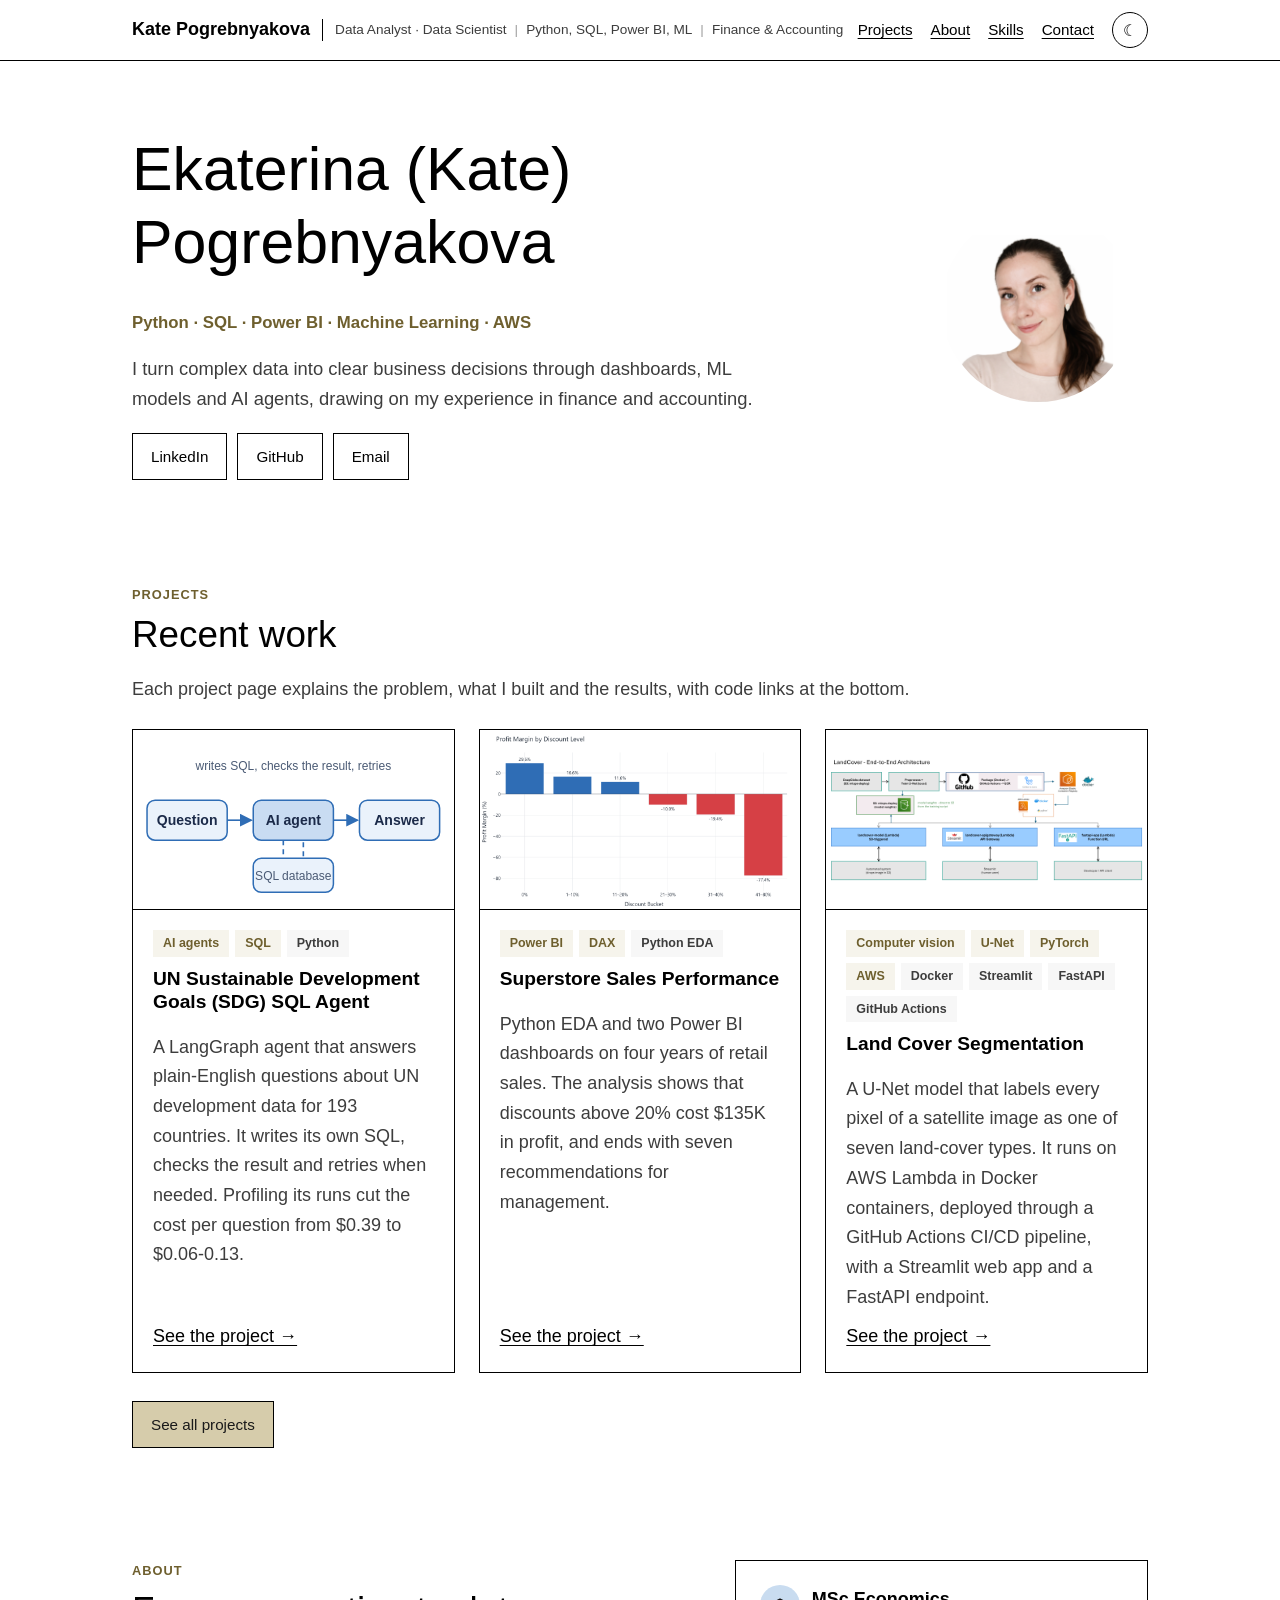
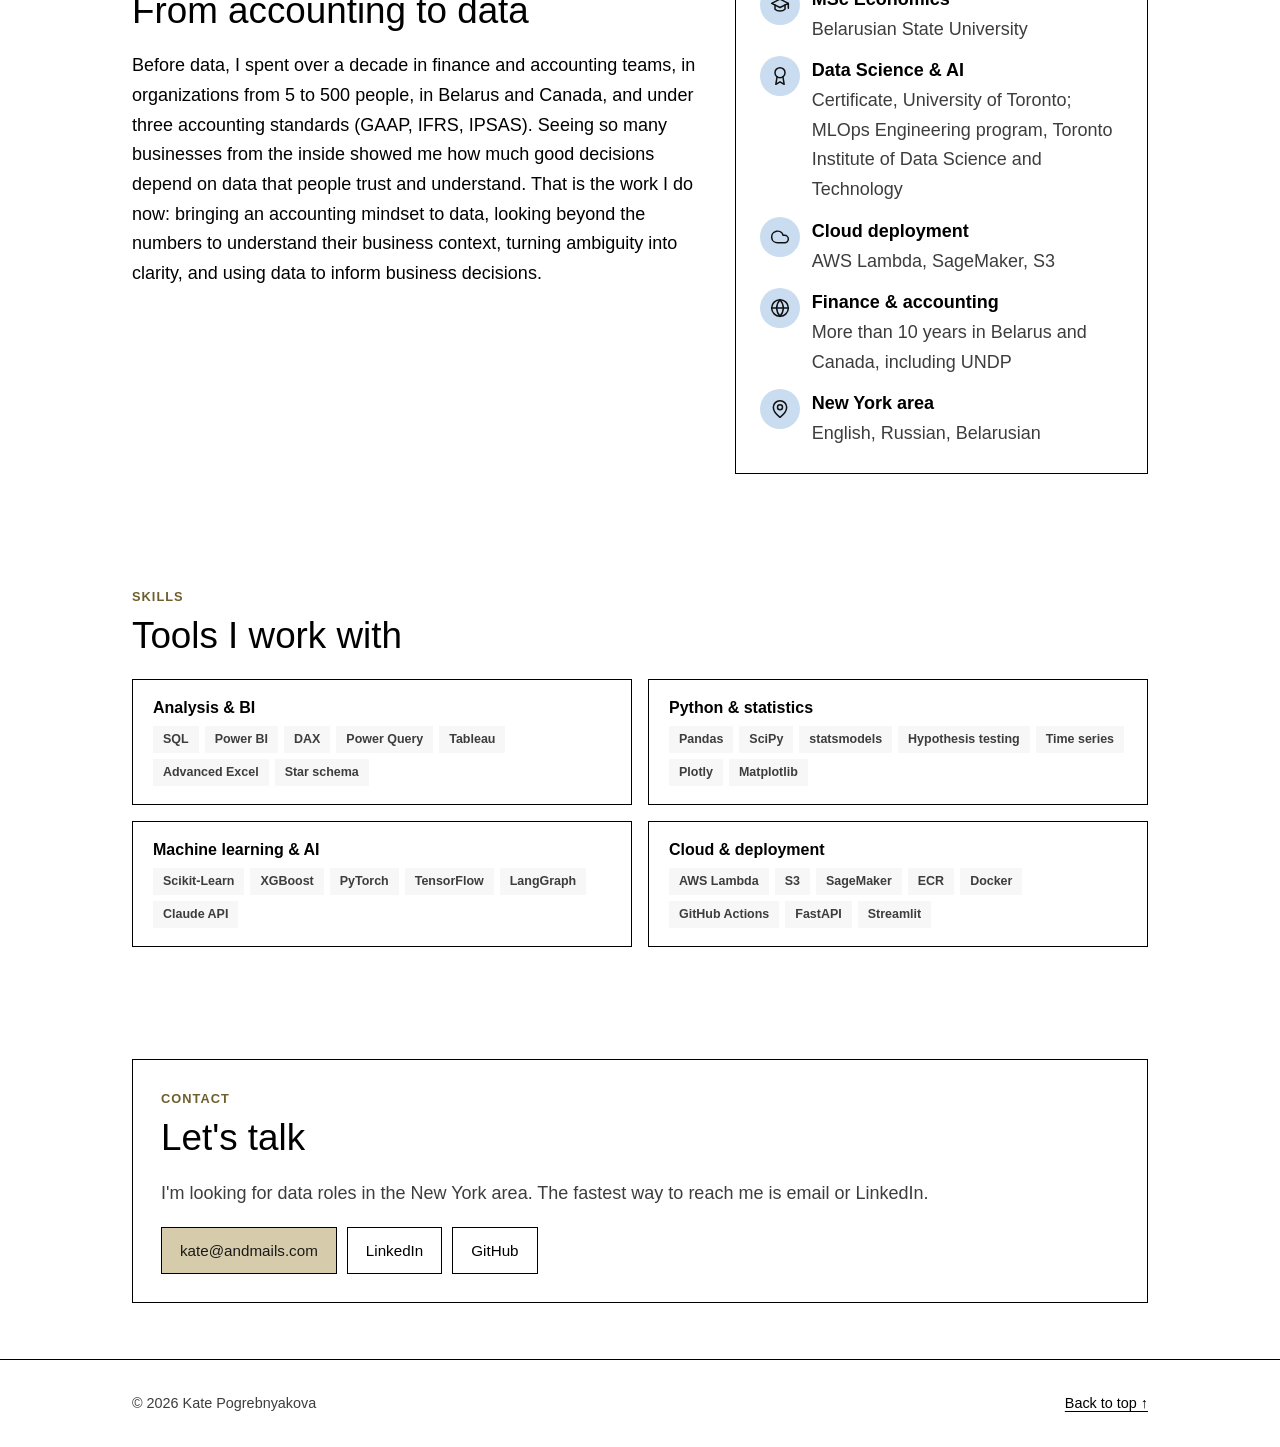
<file: index.html>
<!doctype html>
<html lang="en">
<head>
  <meta charset="utf-8">
  <meta name="viewport" content="width=device-width, initial-scale=1">
  <title>Kate Pogrebnyakova | Data Portfolio</title>
  <meta name="description" content="Data projects by Ekaterina (Kate) Pogrebnyakova: dashboards, machine learning models and AI agents, with a finance and accounting background.">
  <link rel="stylesheet" href="assets/css/style.css">
  <script src="assets/js/site.js"></script>
</head>
<body>
  <header class="site-header">
    <div class="container">
      <div class="brand-wrap">
        <a class="brand" href="#top">Kate Pogrebnyakova</a>
        <span class="tagline">Data Analyst · Data Scientist<span class="sep">|</span>Python, SQL, Power BI, ML<span class="sep">|</span>Finance &amp; Accounting</span>
      </div>
      <nav class="nav">
        <a href="#projects">Projects</a>
        <a href="#about" class="hide-sm">About</a>
        <a href="#skills" class="hide-sm">Skills</a>
        <a href="#contact">Contact</a>
        <button class="theme-toggle" aria-label="Switch dark or light mode">☾</button>
      </nav>
    </div>
  </header>

  <main id="top">
    <!-- Hero -->
    <section class="hero">
      <div class="container hero-grid">
        <div>
          <h1>Ekaterina (Kate) Pogrebnyakova</h1>
          <p class="skills-line">Python · SQL · Power BI · Machine Learning · AWS</p>
          <p class="lead">I turn complex data into clear business decisions through dashboards, ML models and AI agents, drawing on my experience in finance and accounting.</p>
          <div class="btn-row">
            <!-- CV button hidden until the CV PDF is added: <a class="btn primary" href="cv/Kate_Pogrebnyakova_CV.pdf" target="_blank" rel="noopener">Download CV</a> -->
            <a class="btn" href="https://www.linkedin.com/in/pogrebnyakova" target="_blank" rel="noopener">LinkedIn</a>
            <a class="btn" href="https://github.com/ekaterinaPo" target="_blank" rel="noopener">GitHub</a>
            <a class="btn" href="mailto:kate@andmails.com">Email</a>
          </div>
        </div>
        <img class="photo" src="assets/img/Kate.png" alt="Kate Pogrebnyakova" style="object-position: 50% 35%">
      </div>
    </section>

    <!-- Projects -->
    <section id="projects">
      <div class="container">
        <p class="eyebrow">Projects</p>
        <h2>Recent work</h2>
        <p class="muted">Each project page explains the problem, what I built and the results, with code links at the bottom.</p>

        <div class="projects" style="margin-top:24px">
          <a class="card project-card" href="projects/un-sdg-agent.html">
            <div class="thumb" style="background:#ffffff">
              <svg class="diagram blue" viewBox="0 0 320 180" role="img" aria-label="Question goes to an AI agent, which writes SQL and returns an answer">
                <defs><marker id="ah0" markerWidth="8" markerHeight="8" refX="7" refY="4" orient="auto"><path class="arrowhead" d="M0,0 L8,4 L0,8 z"/></marker></defs>
                <rect class="box" x="14" y="70" width="80" height="40" rx="8"/><text x="54" y="95" text-anchor="middle">Question</text>
                <rect class="box accent" x="120" y="70" width="80" height="40" rx="8"/><text x="160" y="95" text-anchor="middle">AI agent</text>
                <rect class="box" x="226" y="70" width="80" height="40" rx="8"/><text x="266" y="95" text-anchor="middle">Answer</text>
                <rect class="box" x="120" y="128" width="80" height="34" rx="8"/><text x="160" y="150" text-anchor="middle" class="small">SQL database</text>
                <path class="line" d="M94,90 H118" marker-end="url(#ah0)"/><path class="line" d="M200,90 H224" marker-end="url(#ah0)"/>
                <path class="loop" d="M150,110 V126 M170,126 V110"/>
                <text x="160" y="40" text-anchor="middle" class="small">writes SQL, checks the result, retries</text>
              </svg>
            </div>
            <div class="body">
              <div class="chips"><span class="chip">AI agents</span><span class="chip">SQL</span><span class="chip neutral">Python</span></div>
              <h3>UN Sustainable Development Goals (SDG) SQL Agent</h3>
              <p class="desc">A LangGraph agent that answers plain-English questions about UN development data for 193 countries. It writes its own SQL, checks the result and retries when needed. Profiling its runs cut the cost per question from $0.39 to $0.06-0.13.</p>
              <span class="more">See the project →</span>
            </div>
          </a>

          <a class="card project-card" href="projects/superstore-sales.html">
            <div class="thumb"><img src="assets/img/superstore/c2b_discount_margin.png" alt="Profit margin by discount level: positive up to 20% off, negative above"></div>
            <div class="body">
              <div class="chips"><span class="chip">Power BI</span><span class="chip">DAX</span><span class="chip neutral">Python EDA</span></div>
              <h3>Superstore Sales Performance</h3>
              <p class="desc">Python EDA and two Power BI dashboards on four years of retail sales. The analysis shows that discounts above 20% cost $135K in profit, and ends with seven recommendations for management.</p>
              <span class="more">See the project →</span>
            </div>
          </a>

          <a class="card project-card" href="projects/landcover.html">
            <div class="thumb" style="background:#ffffff"><img style="object-fit:contain;object-position:center" src="assets/img/landcover/architecture_overview.png" alt="Land cover project architecture on AWS"></div>
            <div class="body">
              <div class="chips"><span class="chip">Computer vision</span><span class="chip">U-Net</span><span class="chip">PyTorch</span><span class="chip">AWS</span><span class="chip neutral">Docker</span><span class="chip neutral">Streamlit</span><span class="chip neutral">FastAPI</span><span class="chip neutral">GitHub Actions</span></div>
              <h3>Land Cover Segmentation</h3>
              <p class="desc">A U-Net model that labels every pixel of a satellite image as one of seven land-cover types. It runs on AWS Lambda in Docker containers, deployed through a GitHub Actions CI/CD pipeline, with a Streamlit web app and a FastAPI endpoint.</p>
              <span class="more">See the project →</span>
            </div>
          </a>
        </div>
        <div class="btn-row" style="margin-top:28px">
          <a class="btn primary" href="projects.html">See all projects</a>
        </div>
      </div>
    </section>

    <!-- About -->
    <section id="about">
      <div class="container about">
        <div>
          <p class="eyebrow">About</p>
          <h2>From accounting to data</h2>
          <p>Before data, I spent over a decade in finance and accounting teams, in organizations from 5 to 500 people, in Belarus and Canada, and under three accounting standards (GAAP, IFRS, IPSAS). Seeing so many businesses from the inside showed me how much good decisions depend on data that people trust and understand. That is the work I do now: bringing an accounting mindset to data, looking beyond the numbers to understand their business context, turning ambiguity into clarity, and using data to inform business decisions.</p>
        </div>
        <div class="card">
          <ul class="facts">
            <li><span class="icon"><svg viewBox="0 0 24 24" aria-hidden="true"><path d="M22 10v6M2 10l10-5 10 5-10 5z"/><path d="M6 12v5c3 3 9 3 12 0v-5"/></svg></span><span><strong>MSc Economics</strong><span class="muted">Belarusian State University</span></span></li>
            <li><span class="icon"><svg viewBox="0 0 24 24" aria-hidden="true"><circle cx="12" cy="8" r="6"/><path d="M15.477 12.89 17 22l-5-3-5 3 1.523-9.11"/></svg></span><span><strong>Data Science &amp; AI</strong><span class="muted">Certificate, University of Toronto; MLOps Engineering program, Toronto Institute of Data Science and Technology</span></span></li>
            <li><span class="icon"><svg viewBox="0 0 24 24" aria-hidden="true"><path d="M17.5 19H9a7 7 0 1 1 6.71-9h1.79a4.5 4.5 0 1 1 0 9Z"/></svg></span><span><strong>Cloud deployment</strong><span class="muted">AWS Lambda, SageMaker, S3</span></span></li>
            <li><span class="icon"><svg viewBox="0 0 24 24" aria-hidden="true"><circle cx="12" cy="12" r="10"/><path d="M2 12h20"/><path d="M12 2a15.3 15.3 0 0 1 4 10 15.3 15.3 0 0 1-4 10 15.3 15.3 0 0 1-4-10 15.3 15.3 0 0 1 4-10z"/></svg></span><span><strong>Finance &amp; accounting</strong><span class="muted">More than 10 years in Belarus and Canada, including UNDP</span></span></li>
            <li><span class="icon"><svg viewBox="0 0 24 24" aria-hidden="true"><path d="M20 10c0 6-8 12-8 12s-8-6-8-12a8 8 0 0 1 16 0Z"/><circle cx="12" cy="10" r="3"/></svg></span><span><strong>New York area</strong><span class="muted">English, Russian, Belarusian</span></span></li>
          </ul>
        </div>
      </div>
    </section>

    <!-- Skills -->
    <section id="skills">
      <div class="container">
        <p class="eyebrow">Skills</p>
        <h2>Tools I work with</h2>
        <div class="skills" style="margin-top:20px">
          <div class="card"><h3>Analysis &amp; BI</h3><div class="chips"><span class="chip neutral">SQL</span><span class="chip neutral">Power BI</span><span class="chip neutral">DAX</span><span class="chip neutral">Power Query</span><span class="chip neutral">Tableau</span><span class="chip neutral">Advanced Excel</span><span class="chip neutral">Star schema</span></div></div>
          <div class="card"><h3>Python &amp; statistics</h3><div class="chips"><span class="chip neutral">Pandas</span><span class="chip neutral">SciPy</span><span class="chip neutral">statsmodels</span><span class="chip neutral">Hypothesis testing</span><span class="chip neutral">Time series</span><span class="chip neutral">Plotly</span><span class="chip neutral">Matplotlib</span></div></div>
          <div class="card"><h3>Machine learning &amp; AI</h3><div class="chips"><span class="chip neutral">Scikit-Learn</span><span class="chip neutral">XGBoost</span><span class="chip neutral">PyTorch</span><span class="chip neutral">TensorFlow</span><span class="chip neutral">LangGraph</span><span class="chip neutral">Claude API</span></div></div>
          <div class="card"><h3>Cloud &amp; deployment</h3><div class="chips"><span class="chip neutral">AWS Lambda</span><span class="chip neutral">S3</span><span class="chip neutral">SageMaker</span><span class="chip neutral">ECR</span><span class="chip neutral">Docker</span><span class="chip neutral">GitHub Actions</span><span class="chip neutral">FastAPI</span><span class="chip neutral">Streamlit</span></div></div>
        </div>
      </div>
    </section>

    <!-- Contact -->
    <section id="contact">
      <div class="container">
        <div class="card" style="padding:28px">
          <p class="eyebrow">Contact</p>
          <h2>Let's talk</h2>
          <p class="muted">I'm looking for data roles in the New York area. The fastest way to reach me is email or LinkedIn.</p>
          <div class="btn-row">
            <a class="btn primary" href="mailto:kate@andmails.com">kate@andmails.com</a>
            <a class="btn" href="https://www.linkedin.com/in/pogrebnyakova" target="_blank" rel="noopener">LinkedIn</a>
            <a class="btn" href="https://github.com/ekaterinaPo" target="_blank" rel="noopener">GitHub</a>
          </div>
        </div>
      </div>
    </section>
  </main>

  <footer class="site-footer">
    <div class="container"><span>© <span id="year">2026</span> Kate Pogrebnyakova</span><a href="#top">Back to top ↑</a></div>
  </footer>
</body>
</html>
</file>
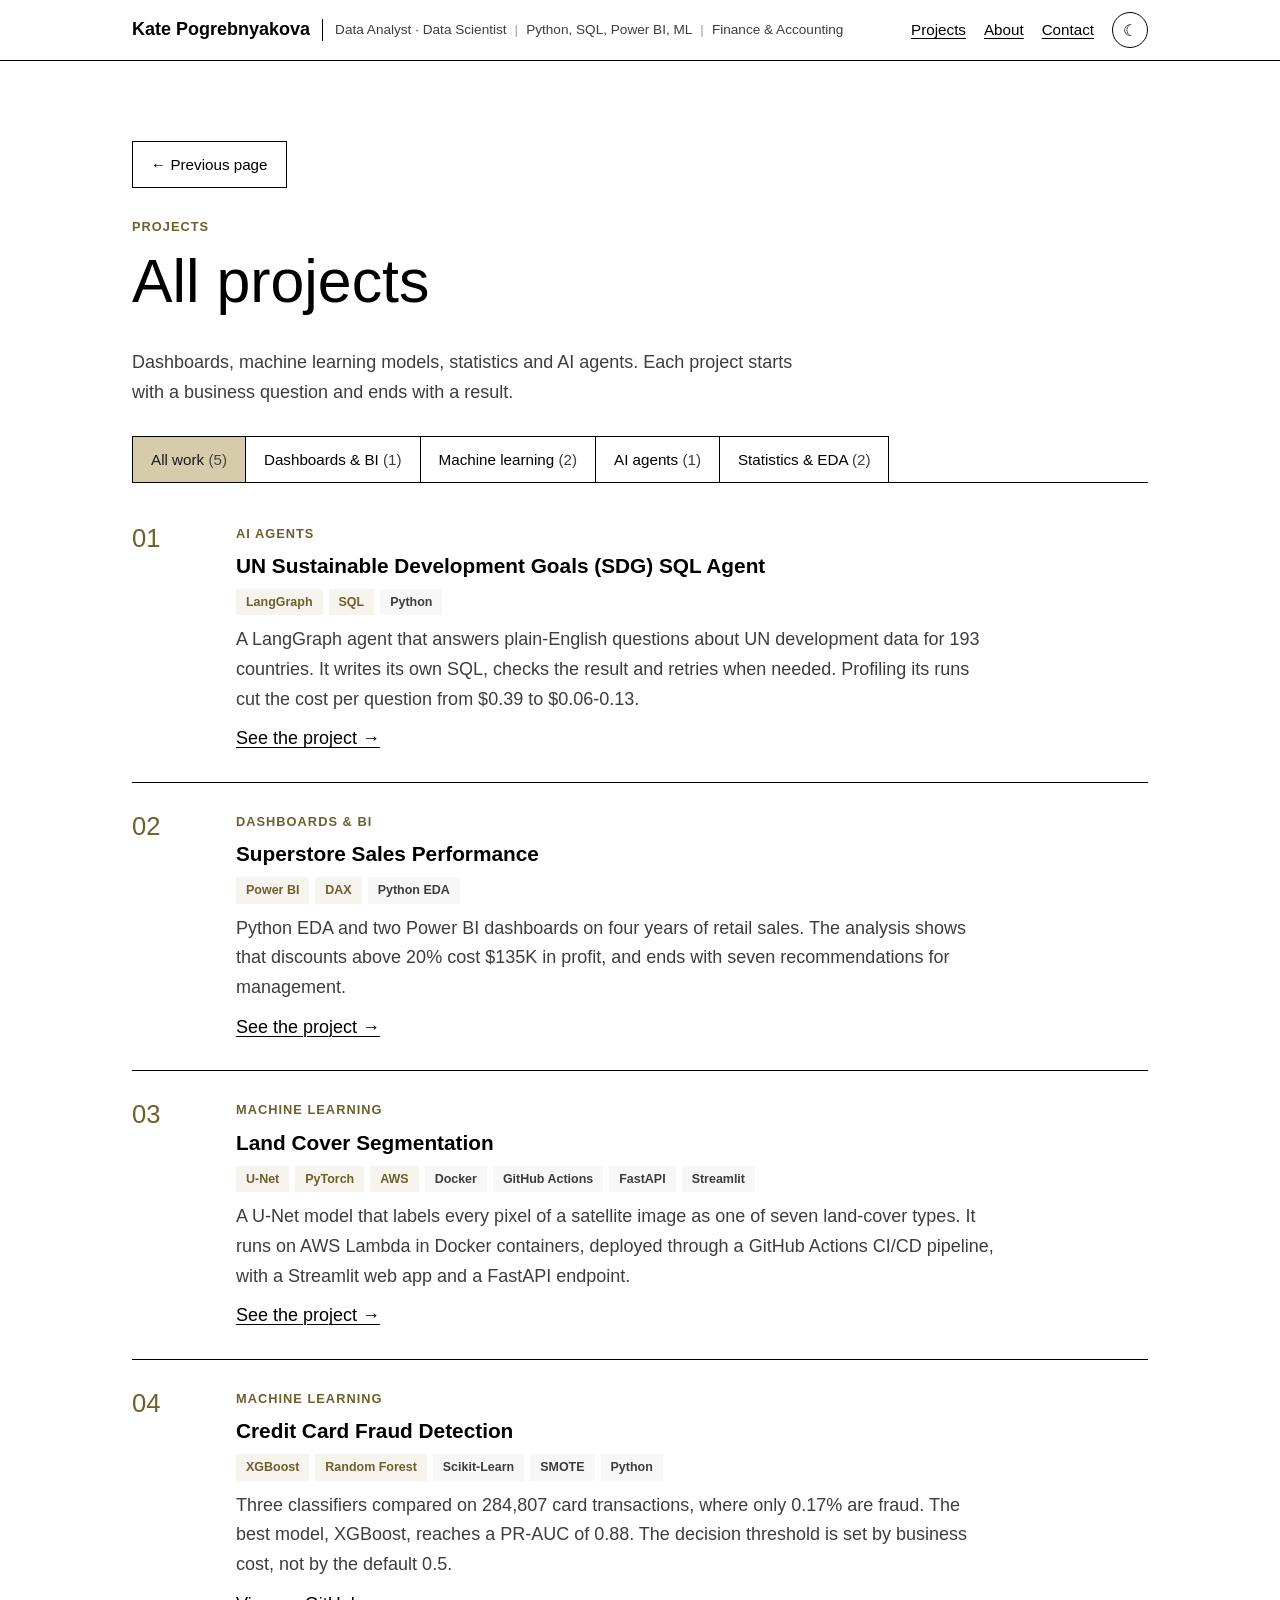
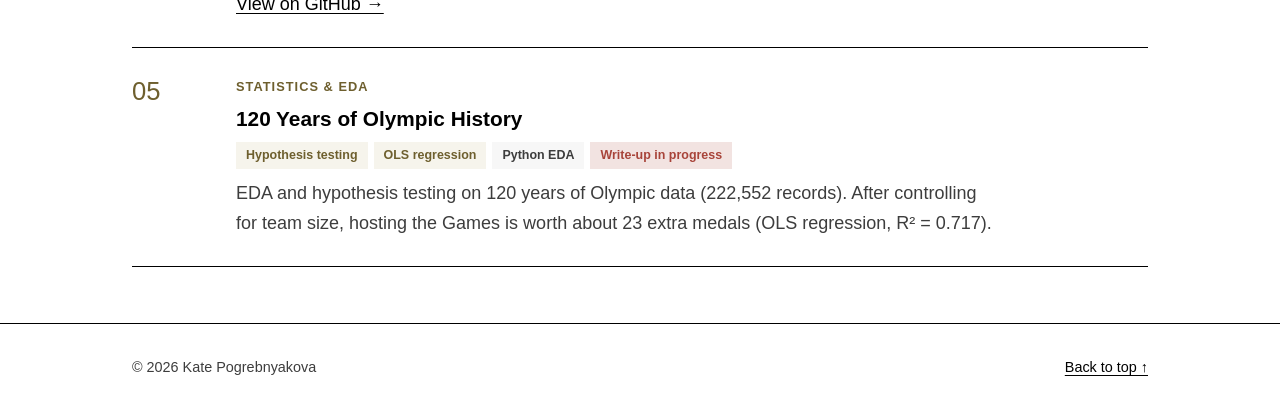
<file: projects.html>
<!doctype html>
<html lang="en">
<head>
  <meta charset="utf-8">
  <meta name="viewport" content="width=device-width, initial-scale=1">
  <title>All Projects | Kate Pogrebnyakova</title>
  <meta name="description" content="All data projects by Kate Pogrebnyakova: dashboards, machine learning models, statistics and AI agents.">
  <link rel="stylesheet" href="assets/css/style.css">
  <script src="assets/js/site.js"></script>
</head>
<body>
  <header class="site-header">
    <div class="container">
      <div class="brand-wrap">
        <a class="brand" href="index.html">Kate Pogrebnyakova</a>
        <span class="tagline">Data Analyst · Data Scientist<span class="sep">|</span>Python, SQL, Power BI, ML<span class="sep">|</span>Finance &amp; Accounting</span>
      </div>
      <nav class="nav">
        <a href="index.html#projects">Projects</a>
        <a href="index.html#about" class="hide-sm">About</a>
        <a href="index.html#contact">Contact</a>
        <button class="theme-toggle" aria-label="Switch dark or light mode">☾</button>
      </nav>
    </div>
  </header>

  <main class="container" id="top">
    <section>
      <a class="btn back prev-page" href="index.html">← Previous page</a>
      <p class="eyebrow" style="margin-top:28px">Projects</p>
      <h1>All projects</h1>
      <p class="lead muted" style="max-width:680px">Dashboards, machine learning models, statistics and AI agents. Each project starts with a business question and ends with a result.</p>

      <div class="tabs" role="group" aria-label="Filter projects" style="margin-top:28px">
        <button class="tab active" data-filter="all">All work <span class="muted">(5)</span></button>
        <button class="tab" data-filter="bi">Dashboards &amp; BI <span class="muted">(1)</span></button>
        <button class="tab" data-filter="ml">Machine learning <span class="muted">(2)</span></button>
        <button class="tab" data-filter="agents">AI agents <span class="muted">(1)</span></button>
        <button class="tab" data-filter="stats">Statistics &amp; EDA <span class="muted">(2)</span></button>
      </div>

      <div class="proj-list">
        <article class="proj-row" data-cat="agents">
          <div class="proj-num">01</div>
          <div class="proj-body">
            <p class="proj-cat">AI agents</p>
            <h3><a href="projects/un-sdg-agent.html">UN Sustainable Development Goals (SDG) SQL Agent</a></h3>
            <div class="chips"><span class="chip">LangGraph</span><span class="chip">SQL</span><span class="chip neutral">Python</span></div>
            <p class="desc">A LangGraph agent that answers plain-English questions about UN development data for 193 countries. It writes its own SQL, checks the result and retries when needed. Profiling its runs cut the cost per question from $0.39 to $0.06-0.13.</p>
            <a class="more" href="projects/un-sdg-agent.html">See the project →</a>
          </div>
        </article>

        <article class="proj-row" data-cat="bi stats">
          <div class="proj-num">02</div>
          <div class="proj-body">
            <p class="proj-cat">Dashboards &amp; BI</p>
            <h3><a href="projects/superstore-sales.html">Superstore Sales Performance</a></h3>
            <div class="chips"><span class="chip">Power BI</span><span class="chip">DAX</span><span class="chip neutral">Python EDA</span></div>
            <p class="desc">Python EDA and two Power BI dashboards on four years of retail sales. The analysis shows that discounts above 20% cost $135K in profit, and ends with seven recommendations for management.</p>
            <a class="more" href="projects/superstore-sales.html">See the project →</a>
          </div>
        </article>

        <article class="proj-row" data-cat="ml">
          <div class="proj-num">03</div>
          <div class="proj-body">
            <p class="proj-cat">Machine learning</p>
            <h3><a href="projects/landcover.html">Land Cover Segmentation</a></h3>
            <div class="chips"><span class="chip">U-Net</span><span class="chip">PyTorch</span><span class="chip">AWS</span><span class="chip neutral">Docker</span><span class="chip neutral">GitHub Actions</span><span class="chip neutral">FastAPI</span><span class="chip neutral">Streamlit</span></div>
            <p class="desc">A U-Net model that labels every pixel of a satellite image as one of seven land-cover types. It runs on AWS Lambda in Docker containers, deployed through a GitHub Actions CI/CD pipeline, with a Streamlit web app and a FastAPI endpoint.</p>
            <a class="more" href="projects/landcover.html">See the project →</a>
          </div>
        </article>

        <article class="proj-row" data-cat="ml">
          <div class="proj-num">04</div>
          <div class="proj-body">
            <p class="proj-cat">Machine learning</p>
            <h3><a href="https://github.com/ekaterinaPo/credit-card-fraud-detection" target="_blank" rel="noopener">Credit Card Fraud Detection</a></h3>
            <div class="chips"><span class="chip">XGBoost</span><span class="chip">Random Forest</span><span class="chip neutral">Scikit-Learn</span><span class="chip neutral">SMOTE</span><span class="chip neutral">Python</span></div>
            <p class="desc">Three classifiers compared on 284,807 card transactions, where only 0.17% are fraud. The best model, XGBoost, reaches a PR-AUC of 0.88. The decision threshold is set by business cost, not by the default 0.5.</p>
            <a class="more" href="https://github.com/ekaterinaPo/credit-card-fraud-detection" target="_blank" rel="noopener">View on GitHub →</a>
          </div>
        </article>

        <article class="proj-row" data-cat="stats">
          <div class="proj-num">05</div>
          <div class="proj-body">
            <p class="proj-cat">Statistics &amp; EDA</p>
            <h3>120 Years of Olympic History</h3>
            <div class="chips"><span class="chip">Hypothesis testing</span><span class="chip">OLS regression</span><span class="chip neutral">Python EDA</span><span class="chip progress">Write-up in progress</span></div>
            <p class="desc">EDA and hypothesis testing on 120 years of Olympic data (222,552 records). After controlling for team size, hosting the Games is worth about 23 extra medals (OLS regression, R² = 0.717).</p>
          </div>
        </article>
      </div>
    </section>
  </main>

  <footer class="site-footer">
    <div class="container"><span>© <span id="year">2026</span> Kate Pogrebnyakova</span><a href="#top">Back to top ↑</a></div>
  </footer>

  <script>
    (function () {
      var tabs = document.querySelectorAll('.tab[data-filter]');
      var rows = document.querySelectorAll('.proj-row');
      tabs.forEach(function (tab) {
        tab.addEventListener('click', function () {
          var f = tab.getAttribute('data-filter');
          tabs.forEach(function (t) { t.classList.toggle('active', t === tab); });
          rows.forEach(function (r) {
            var cats = (r.getAttribute('data-cat') || '').split(' ');
            r.hidden = !(f === 'all' || cats.indexOf(f) !== -1);
          });
        });
      });
    })();
  </script>
</body>
</html>
</file>
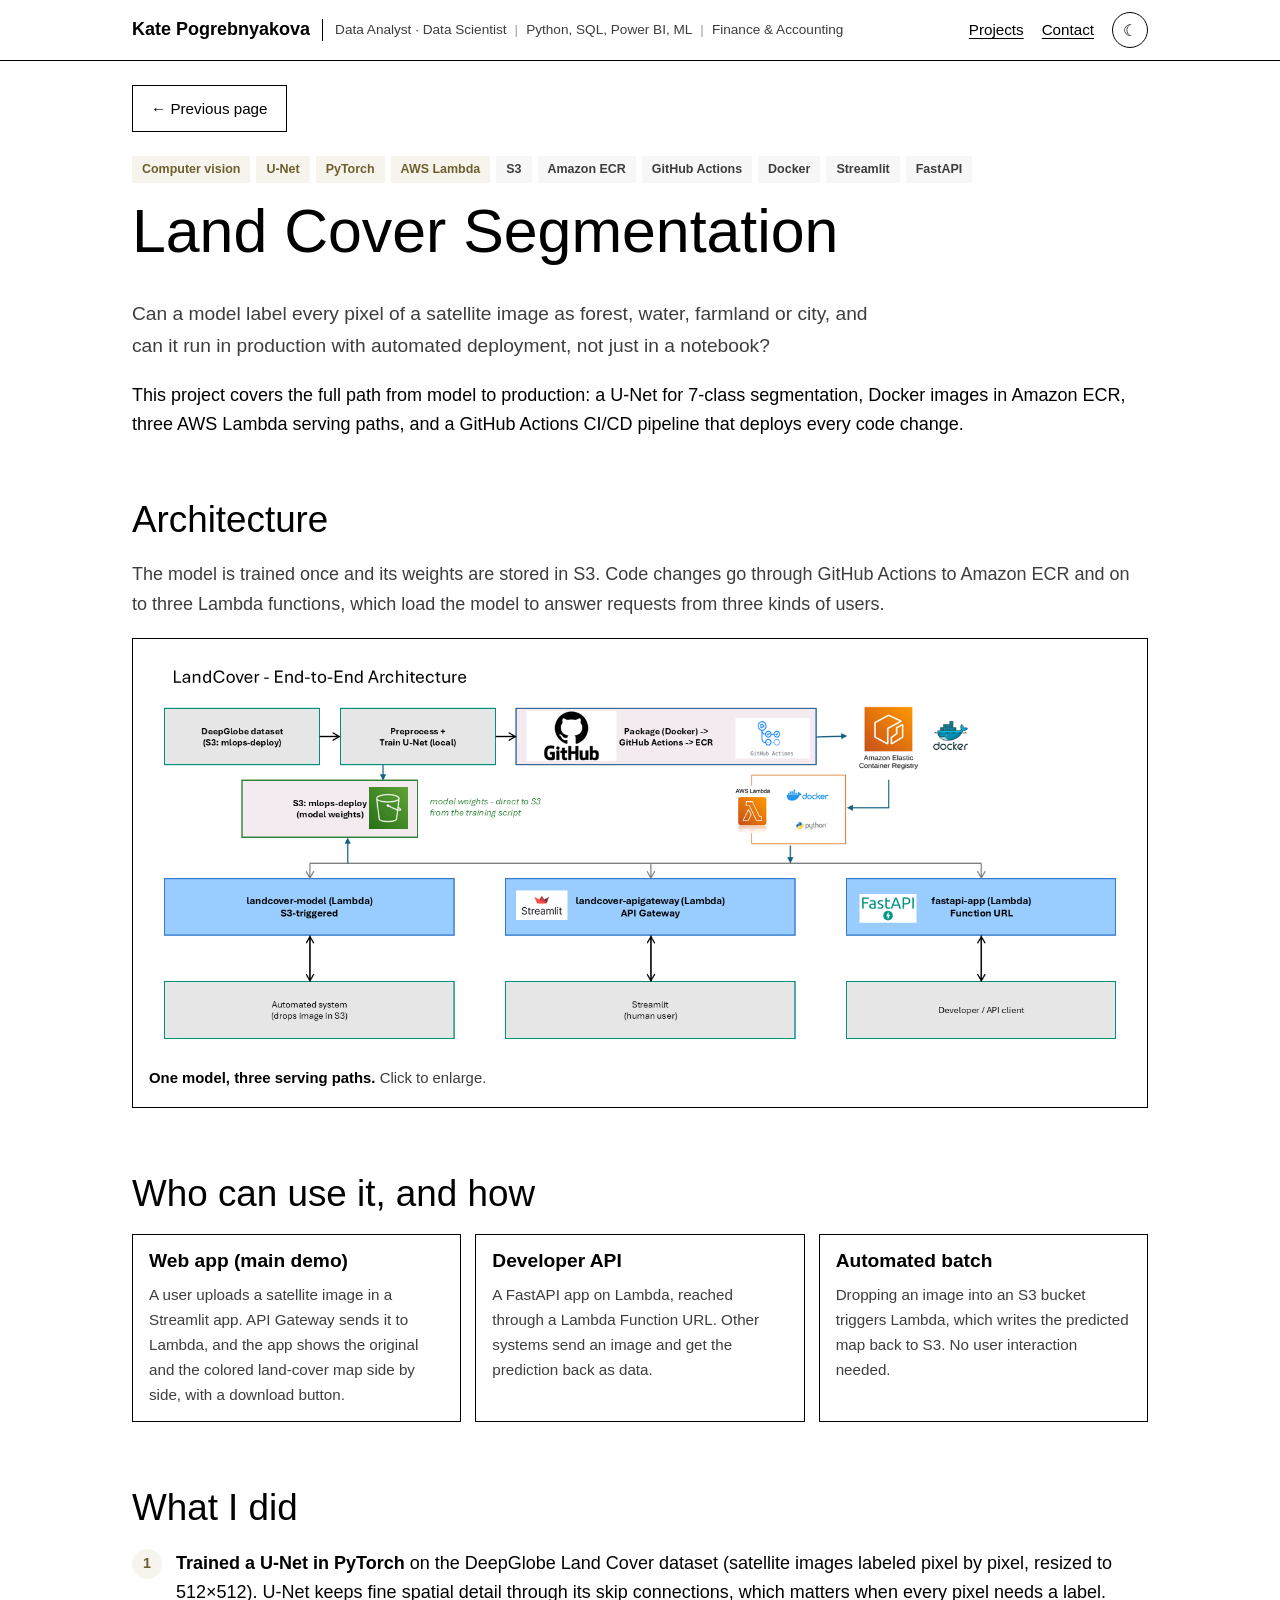
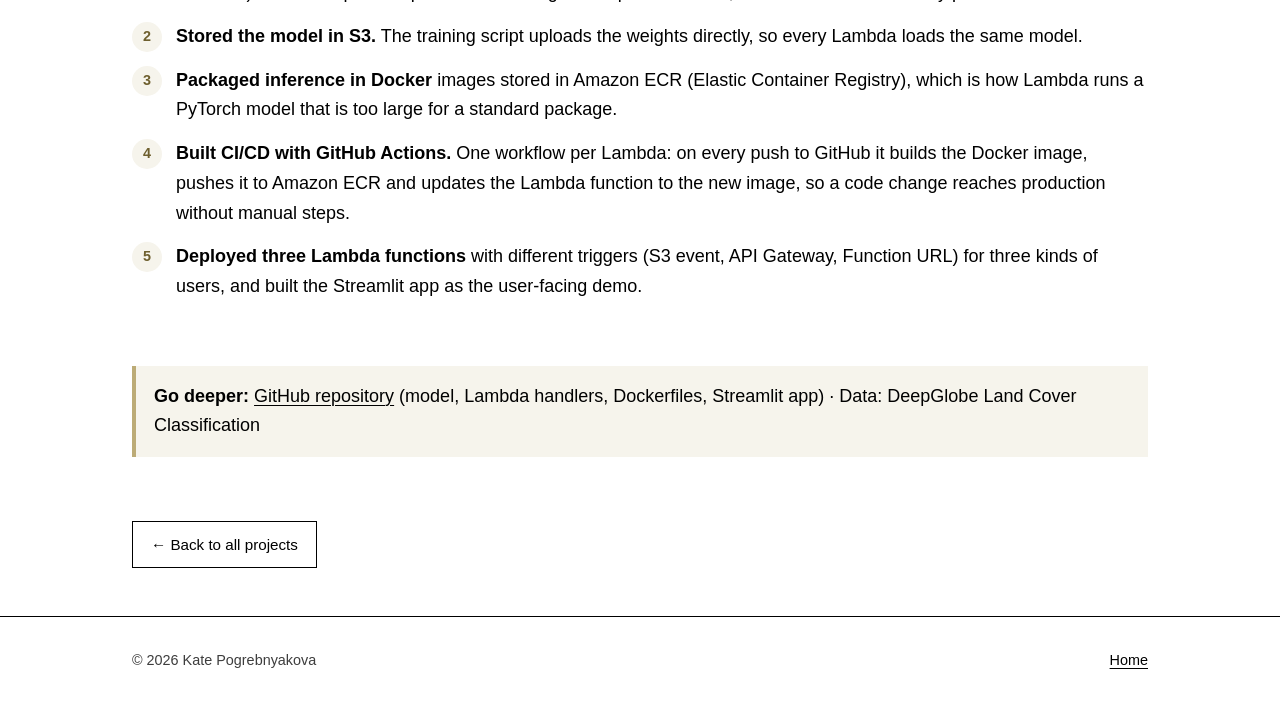
<file: projects/landcover.html>
<!doctype html>
<html lang="en">
<head>
  <meta charset="utf-8">
  <meta name="viewport" content="width=device-width, initial-scale=1">
  <title>Land Cover Segmentation | Kate Pogrebnyakova</title>
  <meta name="description" content="A U-Net model that labels every pixel of a satellite image, deployed to AWS Lambda through a GitHub Actions CI/CD pipeline, with a web app and an API.">
  <link rel="stylesheet" href="../assets/css/style.css">
  <script src="../assets/js/site.js"></script>
</head>
<body>
  <header class="site-header">
    <div class="container">
      <div class="brand-wrap">
        <a class="brand" href="../index.html">Kate Pogrebnyakova</a>
        <span class="tagline">Data Analyst · Data Scientist<span class="sep">|</span>Python, SQL, Power BI, ML<span class="sep">|</span>Finance &amp; Accounting</span>
      </div>
      <nav class="nav">
        <a href="../index.html#projects">Projects</a>
        <a href="../index.html#contact">Contact</a>
        <button class="theme-toggle" aria-label="Switch dark or light mode">☾</button>
      </nav>
    </div>
  </header>

  <main class="case container">
    <a class="btn back prev-page" href="../index.html#projects">← Previous page</a>

    <div class="case-hero">
      <div class="chips" style="margin-bottom:12px"><span class="chip">Computer vision</span><span class="chip">U-Net</span><span class="chip">PyTorch</span><span class="chip">AWS Lambda</span><span class="chip neutral">S3</span><span class="chip neutral">Amazon ECR</span><span class="chip neutral">GitHub Actions</span><span class="chip neutral">Docker</span><span class="chip neutral">Streamlit</span><span class="chip neutral">FastAPI</span></div>
      <h1>Land Cover Segmentation</h1>
      <p class="question">Can a model label every pixel of a satellite image as forest, water, farmland or city, and can it run in production with automated deployment, not just in a notebook?</p>
      <p>This project covers the full path from model to production: a U-Net for 7-class segmentation, Docker images in Amazon ECR, three AWS Lambda serving paths, and a GitHub Actions CI/CD pipeline that deploys every code change.</p>
    </div>

    <section>
      <h2>Architecture</h2>
      <p class="muted">The model is trained once and its weights are stored in S3. Code changes go through GitHub Actions to Amazon ECR and on to three Lambda functions, which load the model to answer requests from three kinds of users.</p>
      <figure class="card figure">
        <img src="../assets/img/landcover/architecture_overview.png" alt="End-to-end architecture: DeepGlobe dataset, U-Net training, weights in S3, Docker images in ECR, and three AWS Lambda functions serving an automated system, a Streamlit user and an API client">
        <figcaption><strong>One model, three serving paths.</strong> Click to enlarge.</figcaption>
      </figure>
    </section>

    <section>
      <h2>Who can use it, and how</h2>
      <div class="schema">
        <div class="card table-card" style="font-size:.95rem">
          <h3>Web app (main demo)</h3>
          <p class="muted" style="margin:0">A user uploads a satellite image in a Streamlit app. API Gateway sends it to Lambda, and the app shows the original and the colored land-cover map side by side, with a download button.</p>
        </div>
        <div class="card table-card" style="font-size:.95rem">
          <h3>Developer API</h3>
          <p class="muted" style="margin:0">A FastAPI app on Lambda, reached through a Lambda Function URL. Other systems send an image and get the prediction back as data.</p>
        </div>
        <div class="card table-card" style="font-size:.95rem">
          <h3>Automated batch</h3>
          <p class="muted" style="margin:0">Dropping an image into an S3 bucket triggers Lambda, which writes the predicted map back to S3. No user interaction needed.</p>
        </div>
      </div>
    </section>

    <section>
      <h2>What I did</h2>
      <ol class="steps">
        <li><strong>Trained a U-Net in PyTorch</strong> on the DeepGlobe Land Cover dataset (satellite images labeled pixel by pixel, resized to 512×512). U-Net keeps fine spatial detail through its skip connections, which matters when every pixel needs a label.</li>
        <li><strong>Stored the model in S3.</strong> The training script uploads the weights directly, so every Lambda loads the same model.</li>
        <li><strong>Packaged inference in Docker</strong> images stored in Amazon ECR (Elastic Container Registry), which is how Lambda runs a PyTorch model that is too large for a standard package.</li>
        <li><strong>Built CI/CD with GitHub Actions.</strong> One workflow per Lambda: on every push to GitHub it builds the Docker image, pushes it to Amazon ECR and updates the Lambda function to the new image, so a code change reaches production without manual steps.</li>
        <li><strong>Deployed three Lambda functions</strong> with different triggers (S3 event, API Gateway, Function URL) for three kinds of users, and built the Streamlit app as the user-facing demo.</li>
      </ol>
    </section>


    <section>
      <div class="note">
        <strong>Go deeper:</strong>
        <a href="https://github.com/ekaterinaPo/LandCover" target="_blank" rel="noopener">GitHub repository</a> (model, Lambda handlers, Dockerfiles, Streamlit app) ·
        Data: DeepGlobe Land Cover Classification
      </div>
    </section>
    <div style="margin:8px 0 48px"><a class="btn back" href="../index.html#projects">← Back to all projects</a></div>
  </main>

  <footer class="site-footer">
    <div class="container"><span>© <span id="year">2026</span> Kate Pogrebnyakova</span><a href="../index.html">Home</a></div>
  </footer>
</body>
</html>
</file>
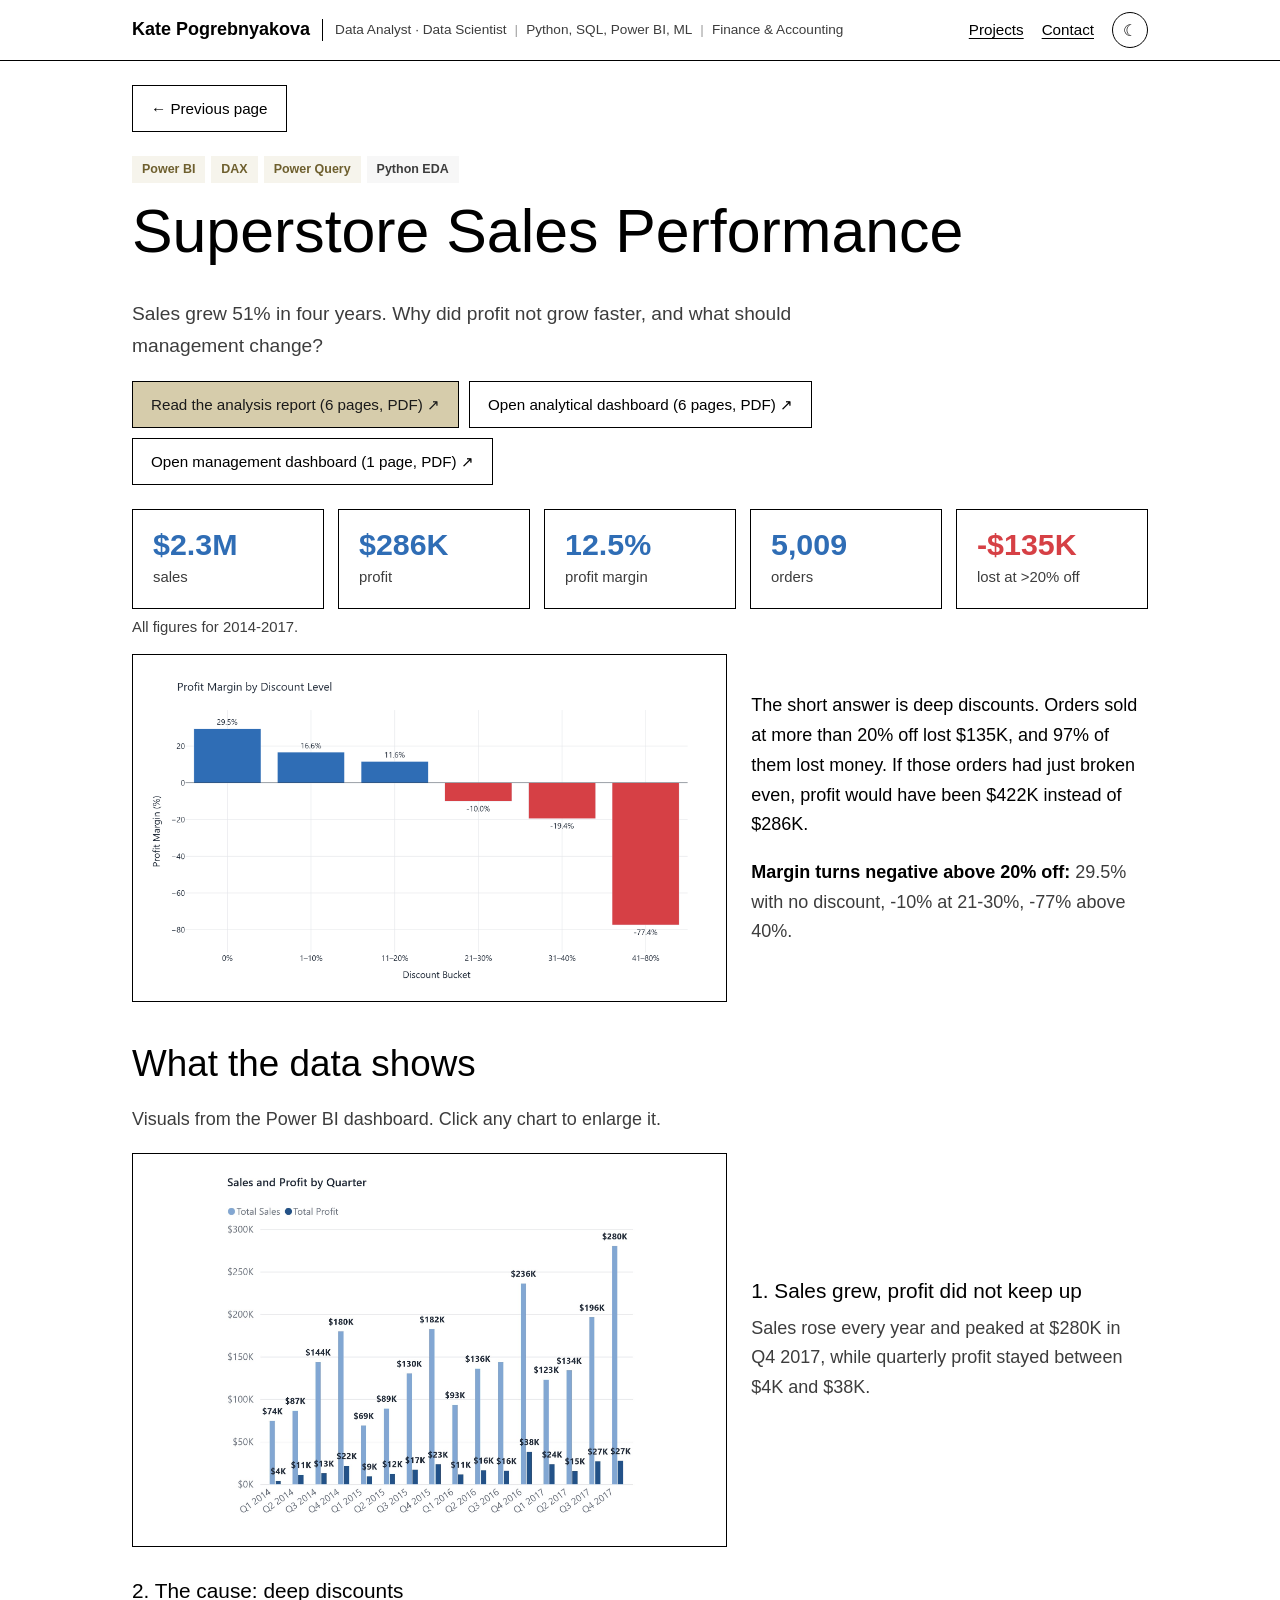
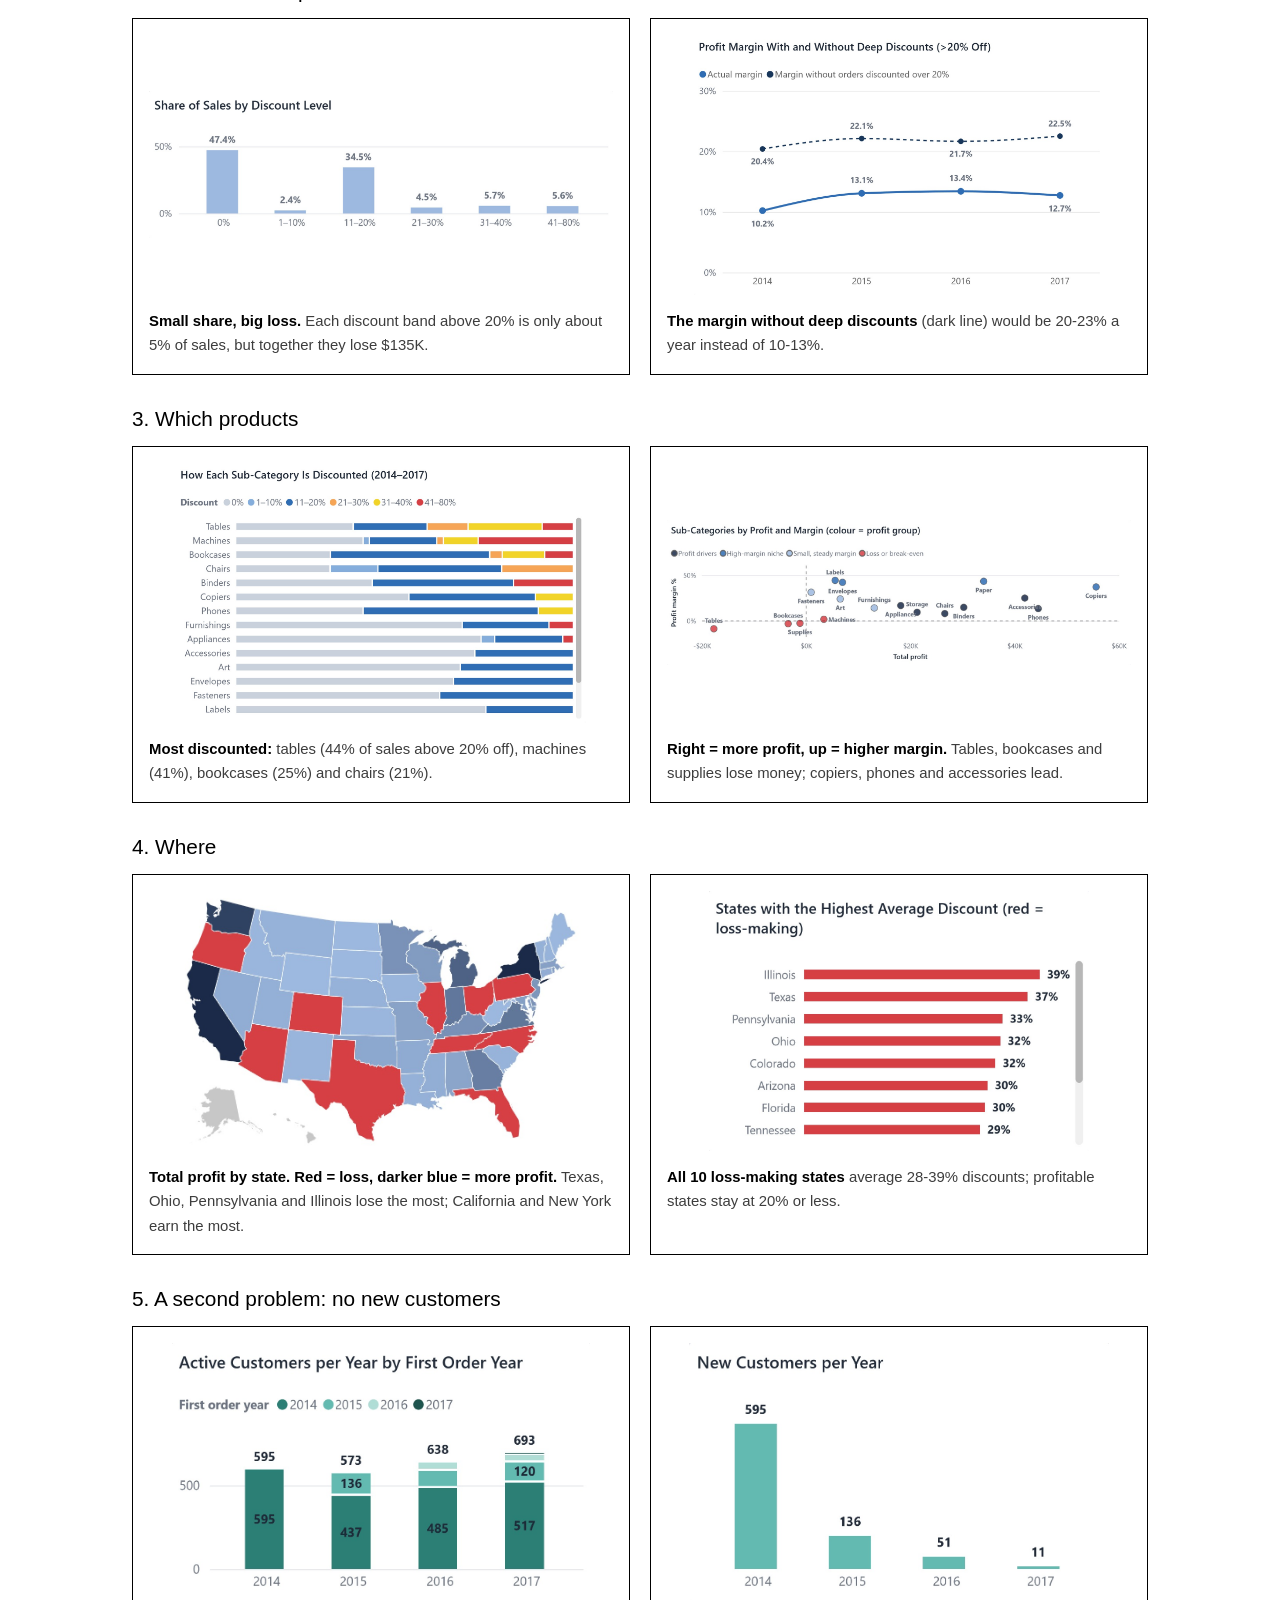
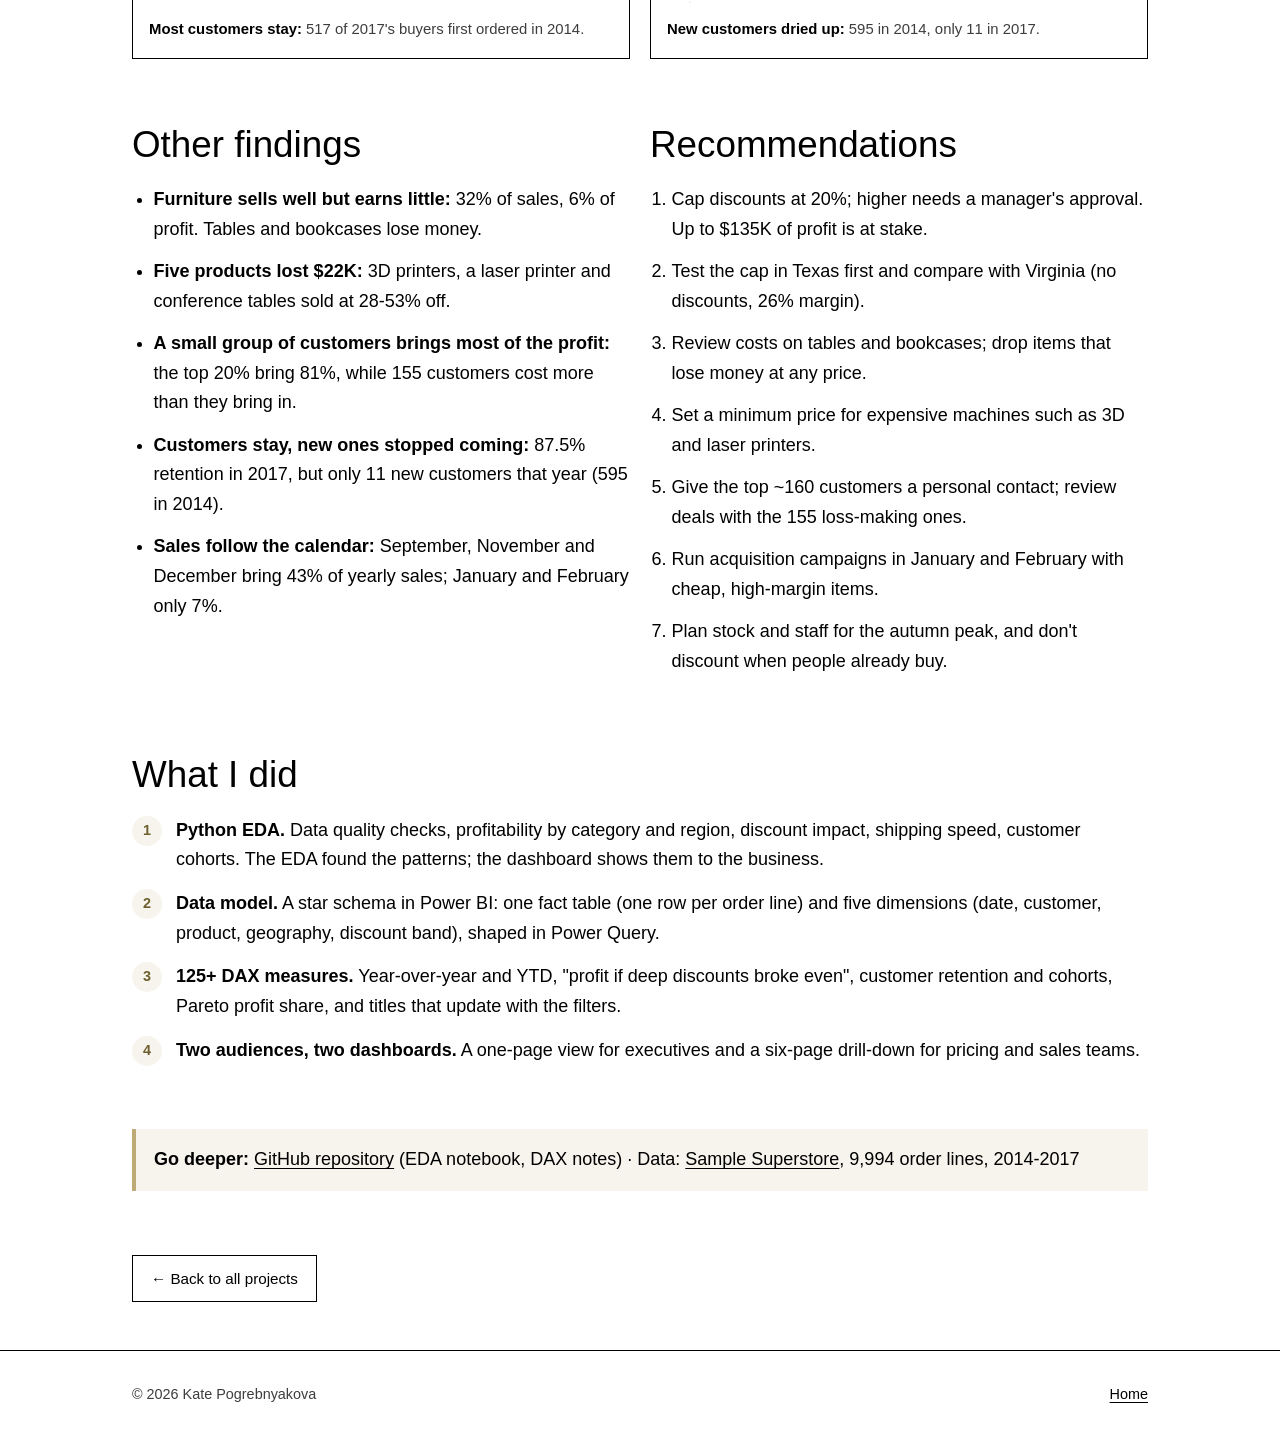
<file: projects/superstore-sales.html>
<!doctype html>
<html lang="en">
<head>
  <meta charset="utf-8">
  <meta name="viewport" content="width=device-width, initial-scale=1">
  <title>Superstore Sales | Kate Pogrebnyakova</title>
  <meta name="description" content="Python EDA and two Power BI dashboards: why profit did not grow with sales, and what to change.">
  <link rel="stylesheet" href="../assets/css/style.css">
  <script src="../assets/js/site.js"></script>
</head>
<body>
  <header class="site-header">
    <div class="container">
      <div class="brand-wrap">
        <a class="brand" href="../index.html">Kate Pogrebnyakova</a>
        <span class="tagline">Data Analyst · Data Scientist<span class="sep">|</span>Python, SQL, Power BI, ML<span class="sep">|</span>Finance &amp; Accounting</span>
      </div>
      <nav class="nav">
        <a href="../index.html#projects">Projects</a>
        <a href="../index.html#contact">Contact</a>
        <button class="theme-toggle" aria-label="Switch dark or light mode">☾</button>
      </nav>
    </div>
  </header>

  <main class="case container">
    <a class="btn back prev-page" href="../index.html#projects">← Previous page</a>

    <div class="case-hero">
      <div class="chips" style="margin-bottom:12px"><span class="chip">Power BI</span><span class="chip">DAX</span><span class="chip">Power Query</span><span class="chip neutral">Python EDA</span></div>
      <h1>Superstore Sales Performance</h1>
      <p class="question">Sales grew 51% in four years. Why did profit not grow faster, and what should management change?</p>
      <div class="btn-row" style="margin:4px 0 8px">
        <a class="btn primary" href="../assets/docs/Superstore_Report.pdf" target="_blank" rel="noopener">Read the analysis report (6 pages, PDF) ↗</a>
        <a class="btn" href="../assets/docs/Superstore_Dashboard.pdf" target="_blank" rel="noopener">Open analytical dashboard (6 pages, PDF) ↗</a>
        <a class="btn" href="../assets/docs/Superstore_Dashboard_management.pdf" target="_blank" rel="noopener">Open management dashboard (1 page, PDF) ↗</a>
      </div>

      <div class="kpis kpis-5">
        <div class="card kpi"><div class="num pbi-pos">$2.3M</div><div class="label">sales</div></div>
        <div class="card kpi"><div class="num pbi-pos">$286K</div><div class="label">profit</div></div>
        <div class="card kpi"><div class="num pbi-pos">12.5%</div><div class="label">profit margin</div></div>
        <div class="card kpi"><div class="num pbi-pos">5,009</div><div class="label">orders</div></div>
        <div class="card kpi"><div class="num pbi-neg">-$135K</div><div class="label">lost at &gt;20% off</div></div>
      </div>
      <p class="muted" style="font-size:.93rem;margin-top:-2px">All figures for 2014-2017.</p>
      <div class="split">
        <figure class="card figure">
          <img src="../assets/img/superstore/c2b_discount_margin.png" alt="Profit margin by discount level: positive up to 20% off, negative above">
        </figure>
        <div class="split-text">
          <p>The short answer is deep discounts. Orders sold at more than 20% off lost $135K, and 97% of them lost money. If those orders had just broken even, profit would have been $422K instead of $286K.</p>
          <p class="muted"><strong style="color:var(--text)">Margin turns negative above 20% off:</strong> 29.5% with no discount, -10% at 21-30%, -77% above 40%.</p>
        </div>
      </div>
    </div>

    <section>
      <h2>What the data shows</h2>
      <p class="muted">Visuals from the Power BI dashboard. Click any chart to enlarge it.</p>

      <div class="story-step split">
        <figure class="card figure">
          <img src="../assets/img/superstore/v1_sales_profit_quarter.jpg" alt="Sales and profit by quarter, 2014-2017" loading="lazy">
        </figure>
        <div class="split-text">
          <h3>1. Sales grew, profit did not keep up</h3>
          <p class="muted">Sales rose every year and peaked at $280K in Q4 2017, while quarterly profit stayed between $4K and $38K.</p>
        </div>
      </div>

      <div class="story-step">
        <h3>2. The cause: deep discounts</h3>
        <div class="grid-2">
        <figure class="card figure">
          <img src="../assets/img/superstore/v2_share_of_sales.jpg" alt="Share of sales by discount level" loading="lazy">
          <figcaption><strong>Small share, big loss.</strong> Each discount band above 20% is only about 5% of sales, but together they lose $135K.</figcaption>
        </figure>
        <figure class="card figure">
          <img src="../assets/img/superstore/v3_margin_with_without.jpg" alt="Profit margin with and without orders discounted over 20%" loading="lazy">
          <figcaption><strong>The margin without deep discounts</strong> (dark line) would be 20-23% a year instead of 10-13%.</figcaption>
        </figure>
        </div>
      </div>

      <div class="story-step">
        <h3>3. Which products</h3>
        <div class="grid-2">
        <figure class="card figure">
          <img src="../assets/img/superstore/v4_subcategory_discounts.jpg" alt="How each sub-category is discounted" loading="lazy">
          <figcaption><strong>Most discounted:</strong> tables (44% of sales above 20% off), machines (41%), bookcases (25%) and chairs (21%).</figcaption>
        </figure>
        <figure class="card figure">
          <img src="../assets/img/superstore/v5_subcategory_scatter.jpg" alt="Sub-categories by total profit and profit margin" loading="lazy">
          <figcaption><strong>Right = more profit, up = higher margin.</strong> Tables, bookcases and supplies lose money; copiers, phones and accessories lead.</figcaption>
        </figure>
        </div>
      </div>

      <div class="story-step">
        <h3>4. Where</h3>
        <div class="grid-2">
        <figure class="card figure">
          <img src="../assets/img/superstore/v6_profit_map.jpg" alt="Total profit by US state" loading="lazy">
          <figcaption><strong>Total profit by state. Red = loss, darker blue = more profit.</strong> Texas, Ohio, Pennsylvania and Illinois lose the most; California and New York earn the most.</figcaption>
        </figure>
        <figure class="card figure">
          <img src="../assets/img/superstore/v7_state_discounts.jpg" alt="States with the highest average discount" loading="lazy">
          <figcaption><strong>All 10 loss-making states</strong> average 28-39% discounts; profitable states stay at 20% or less.</figcaption>
        </figure>
        </div>
      </div>

      <div class="story-step">
        <h3>5. A second problem: no new customers</h3>
        <div class="grid-2">
        <figure class="card figure">
          <img src="../assets/img/superstore/v8_active_customers.jpg" alt="Active customers per year by first order year" loading="lazy">
          <figcaption><strong>Most customers stay:</strong> 517 of 2017's buyers first ordered in 2014.</figcaption>
        </figure>
        <figure class="card figure">
          <img src="../assets/img/superstore/v9_new_customers.jpg" alt="New customers per year" loading="lazy">
          <figcaption><strong>New customers dried up:</strong> 595 in 2014, only 11 in 2017.</figcaption>
        </figure>
        </div>
      </div>
    </section>

    <section class="grid-2">
      <div>
        <h2>Other findings</h2>
        <ul class="findings">
          <li><strong>Furniture sells well but earns little:</strong> 32% of sales, 6% of profit. Tables and bookcases lose money.</li>
          <li><strong>Five products lost $22K:</strong> 3D printers, a laser printer and conference tables sold at 28-53% off.</li>
          <li><strong>A small group of customers brings most of the profit:</strong> the top 20% bring 81%, while 155 customers cost more than they bring in.</li>
          <li><strong>Customers stay, new ones stopped coming:</strong> 87.5% retention in 2017, but only 11 new customers that year (595 in 2014).</li>
          <li><strong>Sales follow the calendar:</strong> September, November and December bring 43% of yearly sales; January and February only 7%.</li>
        </ul>
      </div>
      <div>
        <h2>Recommendations</h2>
        <ol class="findings">
          <li>Cap discounts at 20%; higher needs a manager's approval. Up to $135K of profit is at stake.</li>
          <li>Test the cap in Texas first and compare with Virginia (no discounts, 26% margin).</li>
          <li>Review costs on tables and bookcases; drop items that lose money at any price.</li>
          <li>Set a minimum price for expensive machines such as 3D and laser printers.</li>
          <li>Give the top ~160 customers a personal contact; review deals with the 155 loss-making ones.</li>
          <li>Run acquisition campaigns in January and February with cheap, high-margin items.</li>
          <li>Plan stock and staff for the autumn peak, and don't discount when people already buy.</li>
        </ol>
      </div>
    </section>

    <section>
      <h2>What I did</h2>
      <ol class="steps">
        <li><strong>Python EDA.</strong> Data quality checks, profitability by category and region, discount impact, shipping speed, customer cohorts. The EDA found the patterns; the dashboard shows them to the business.</li>
        <li><strong>Data model.</strong> A star schema in Power BI: one fact table (one row per order line) and five dimensions (date, customer, product, geography, discount band), shaped in Power Query.</li>
        <li><strong>125+ DAX measures.</strong> Year-over-year and YTD, "profit if deep discounts broke even", customer retention and cohorts, Pareto profit share, and titles that update with the filters.</li>
        <li><strong>Two audiences, two dashboards.</strong> A one-page view for executives and a six-page drill-down for pricing and sales teams.</li>
      </ol>
    </section>

    <section>
      <div class="note">
        <strong>Go deeper:</strong>
        <a href="https://github.com/ekaterinaPo/superstore-sales-dashboard" target="_blank" rel="noopener">GitHub repository</a> (EDA notebook, DAX notes) ·
        Data: <a href="https://www.kaggle.com/datasets/vivek468/superstore-dataset-final" target="_blank" rel="noopener">Sample Superstore</a>, 9,994 order lines, 2014-2017
      </div>
    </section>
    <div style="margin:8px 0 48px"><a class="btn back" href="../index.html#projects">← Back to all projects</a></div>
  </main>

  <footer class="site-footer">
    <div class="container"><span>© <span id="year">2026</span> Kate Pogrebnyakova</span><a href="../index.html">Home</a></div>
  </footer>
</body>
</html>
</file>
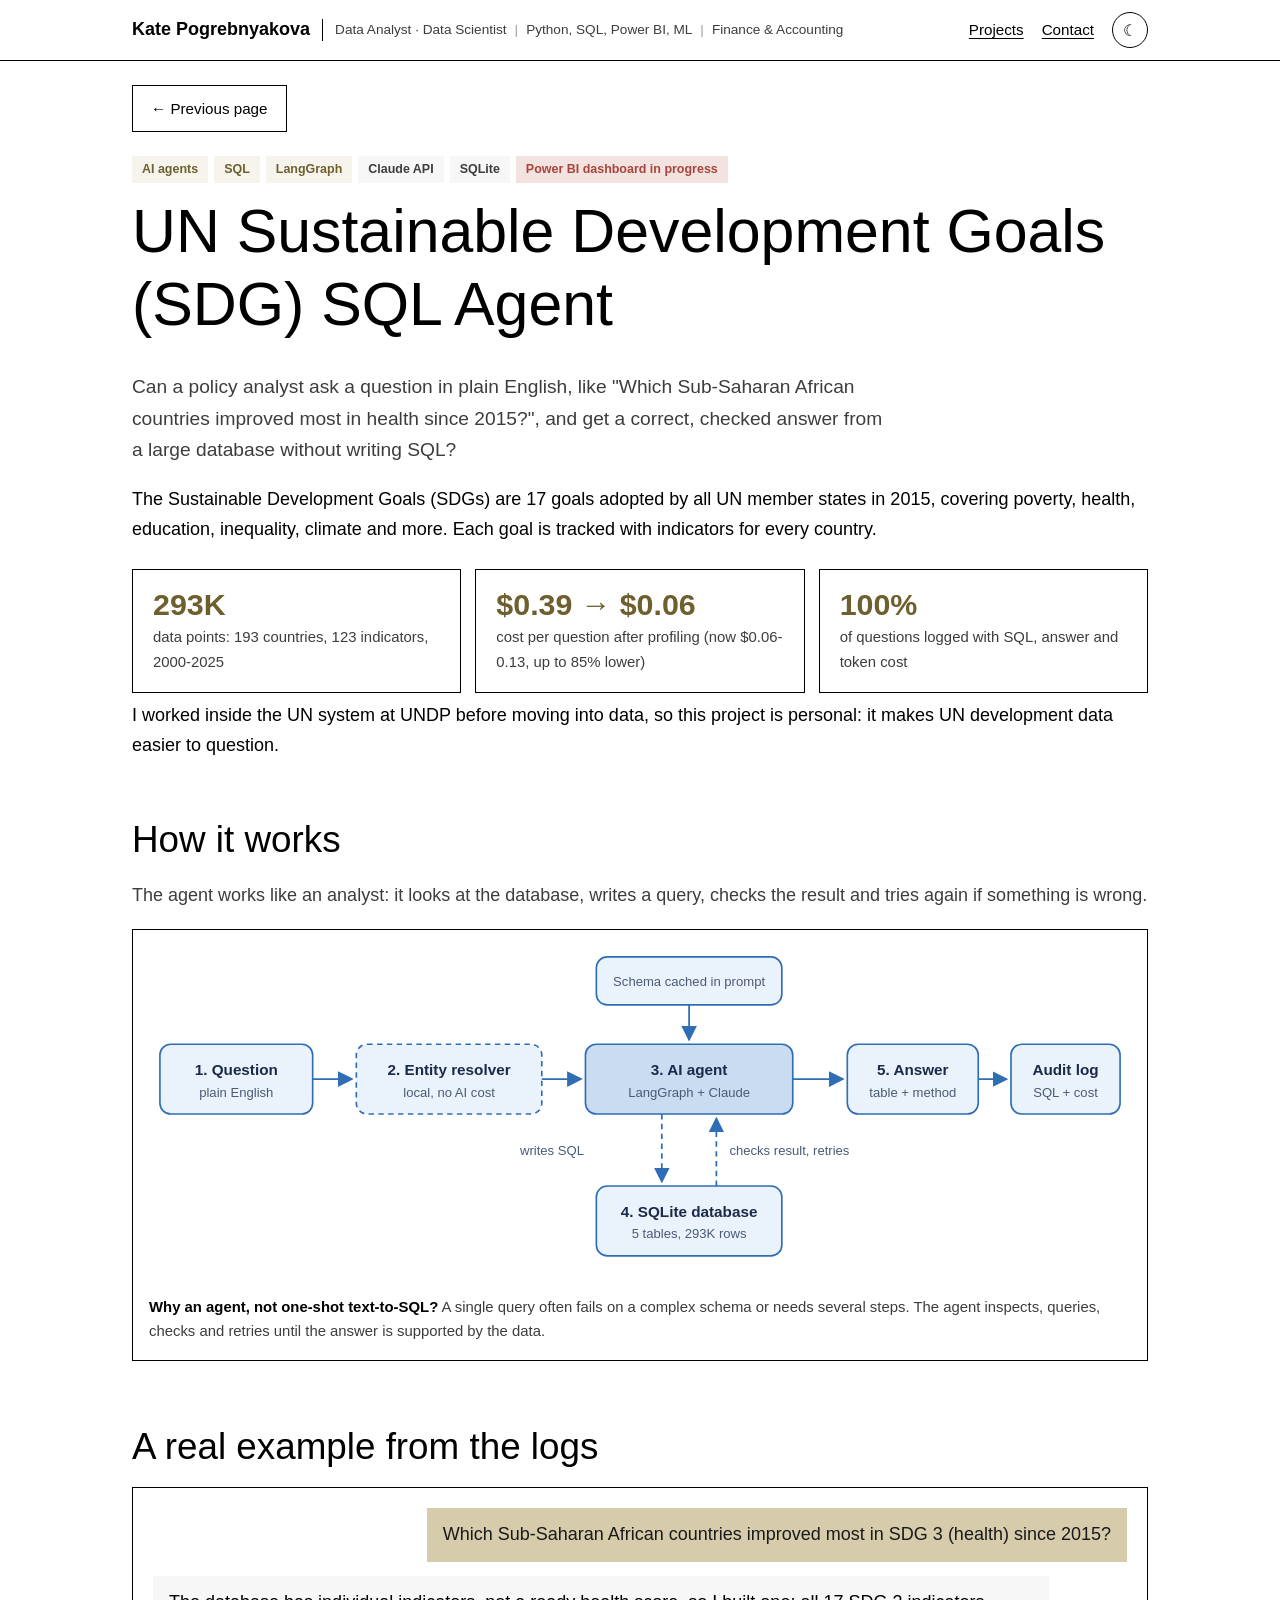
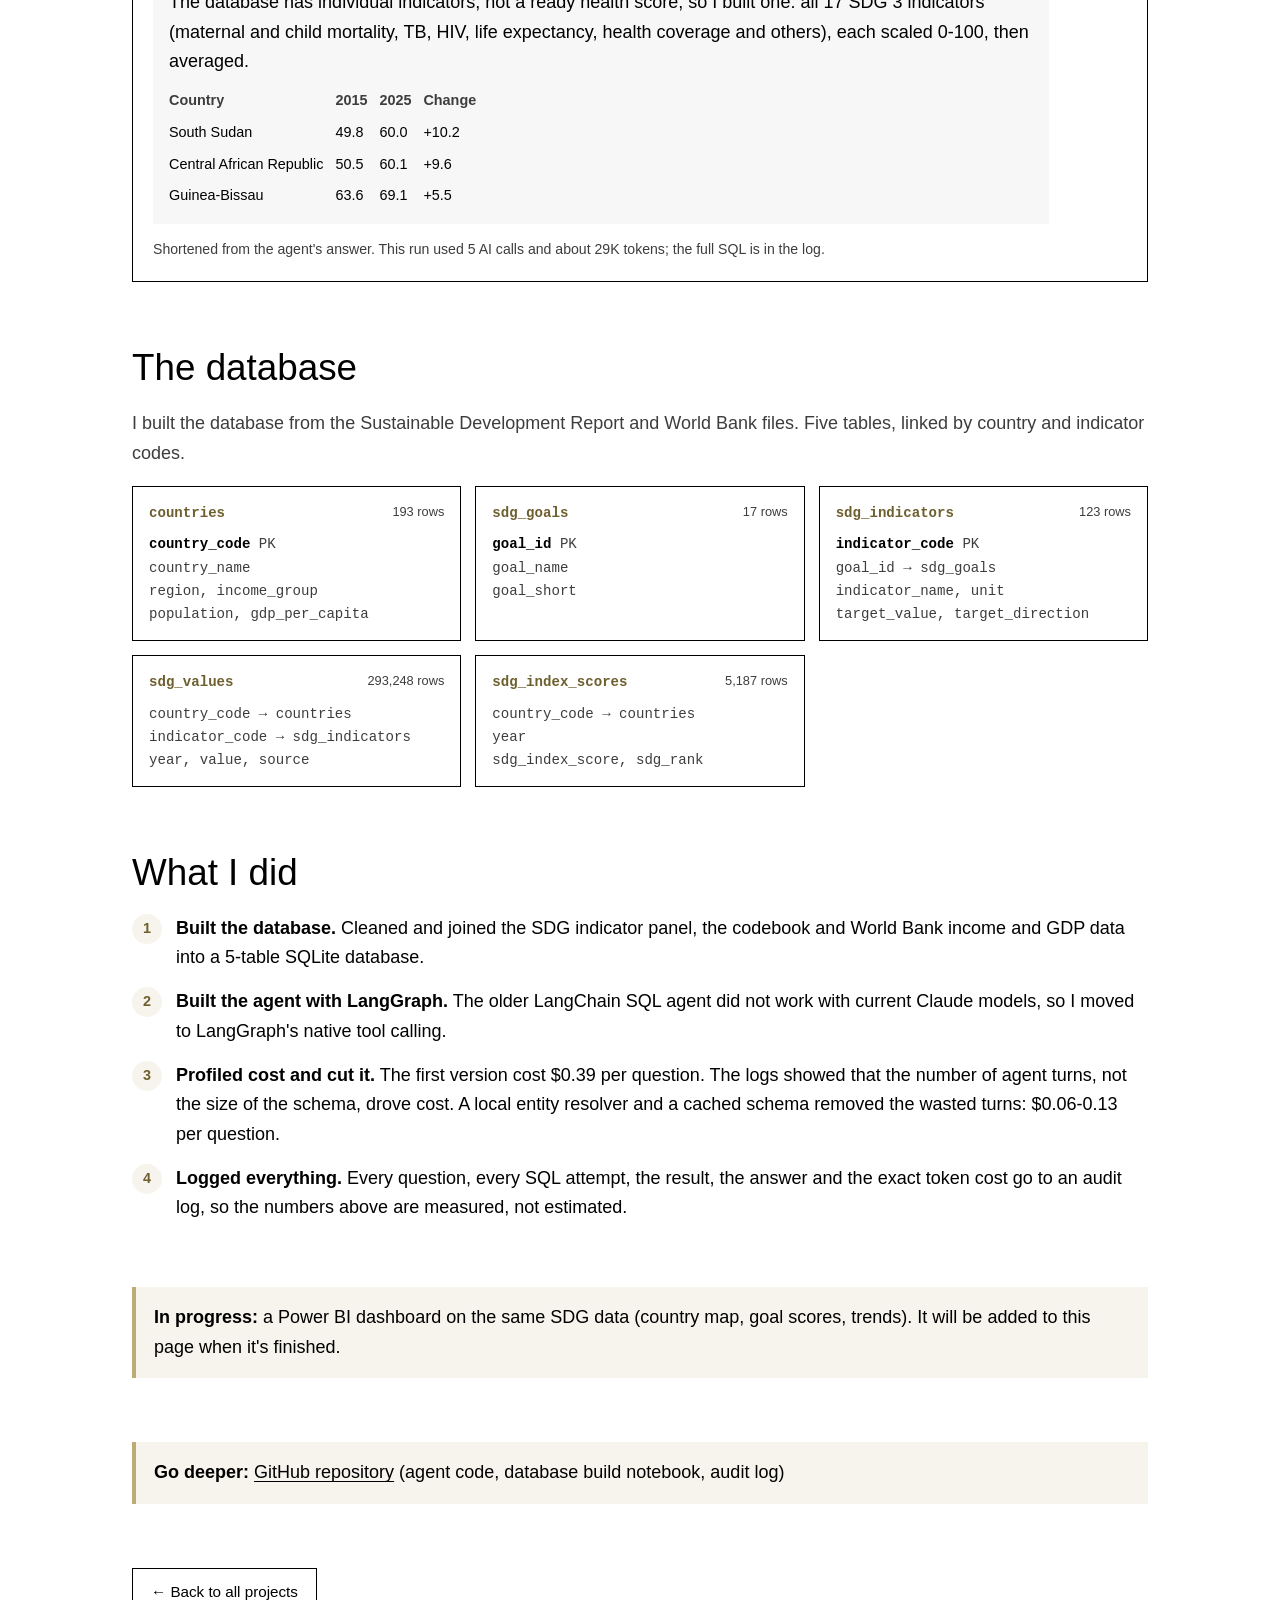
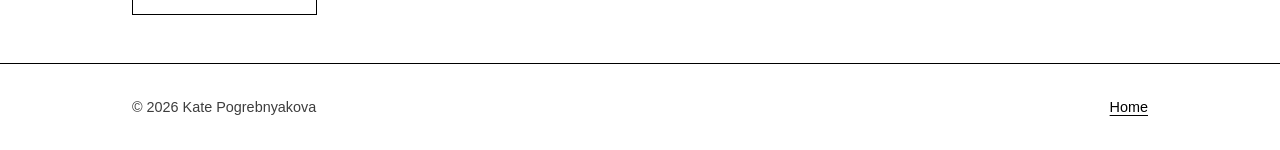
<file: projects/un-sdg-agent.html>
<!doctype html>
<html lang="en">
<head>
  <meta charset="utf-8">
  <meta name="viewport" content="width=device-width, initial-scale=1">
  <title>UN Sustainable Development Goals SQL Agent | Kate Pogrebnyakova</title>
  <meta name="description" content="An AI agent that answers plain-English questions about UN Sustainable Development Goals data by writing and checking its own SQL.">
  <link rel="stylesheet" href="../assets/css/style.css">
  <script src="../assets/js/site.js"></script>
</head>
<body>
  <header class="site-header">
    <div class="container">
      <div class="brand-wrap">
        <a class="brand" href="../index.html">Kate Pogrebnyakova</a>
        <span class="tagline">Data Analyst · Data Scientist<span class="sep">|</span>Python, SQL, Power BI, ML<span class="sep">|</span>Finance &amp; Accounting</span>
      </div>
      <nav class="nav">
        <a href="../index.html#projects">Projects</a>
        <a href="../index.html#contact">Contact</a>
        <button class="theme-toggle" aria-label="Switch dark or light mode">☾</button>
      </nav>
    </div>
  </header>

  <main class="case container">
    <a class="btn back prev-page" href="../index.html#projects">← Previous page</a>

    <div class="case-hero">
      <div class="chips" style="margin-bottom:12px"><span class="chip">AI agents</span><span class="chip">SQL</span><span class="chip">LangGraph</span><span class="chip neutral">Claude API</span><span class="chip neutral">SQLite</span><span class="chip progress">Power BI dashboard in progress</span></div>
      <h1>UN Sustainable Development Goals (SDG) SQL Agent</h1>
      <p class="question">Can a policy analyst ask a question in plain English, like "Which Sub-Saharan African countries improved most in health since 2015?", and get a correct, checked answer from a large database without writing SQL?</p>
      <p>The Sustainable Development Goals (SDGs) are 17 goals adopted by all UN member states in 2015, covering poverty, health, education, inequality, climate and more. Each goal is tracked with indicators for every country.</p>
      <div class="kpis">
        <div class="card kpi"><div class="num">293K</div><div class="label">data points: 193 countries, 123 indicators, 2000-2025</div></div>
        <div class="card kpi"><div class="num">$0.39 → $0.06</div><div class="label">cost per question after profiling (now $0.06-0.13, up to 85% lower)</div></div>
        <div class="card kpi"><div class="num">100%</div><div class="label">of questions logged with SQL, answer and token cost</div></div>
      </div>
      <p>I worked inside the UN system at UNDP before moving into data, so this project is personal: it makes UN development data easier to question.</p>
    </div>

    <section>
      <h2>How it works</h2>
      <p class="muted">The agent works like an analyst: it looks at the database, writes a query, checks the result and tries again if something is wrong.</p>
      <div class="card figure">
        <svg class="diagram blue" viewBox="0 0 900 300" role="img" aria-label="Question goes to a local entity resolver, then to the AI agent, which queries the SQLite database in a loop, then returns an answer that is saved to an audit log">
          <defs>
            <marker id="ah" markerWidth="9" markerHeight="9" refX="8" refY="4.5" orient="auto"><path class="arrowhead" d="M0,0 L9,4.5 L0,9 z"/></marker>
            <marker id="ahA" markerWidth="9" markerHeight="9" refX="8" refY="4.5" orient="auto"><path class="arrowhead accent" d="M0,0 L9,4.5 L0,9 z"/></marker>
          </defs>
          <!-- Row 1 -->
          <rect class="box" x="10" y="90" width="140" height="64" rx="10"/>
          <text x="80" y="118" text-anchor="middle">1. Question</text>
          <text x="80" y="138" text-anchor="middle" class="small">plain English</text>

          <rect class="box free" x="190" y="90" width="170" height="64" rx="10"/>
          <text x="275" y="118" text-anchor="middle">2. Entity resolver</text>
          <text x="275" y="138" text-anchor="middle" class="small">local, no AI cost</text>

          <rect class="box accent" x="400" y="90" width="190" height="64" rx="10"/>
          <text x="495" y="118" text-anchor="middle">3. AI agent</text>
          <text x="495" y="138" text-anchor="middle" class="small">LangGraph + Claude</text>

          <rect class="box" x="640" y="90" width="120" height="64" rx="10"/>
          <text x="700" y="118" text-anchor="middle">5. Answer</text>
          <text x="700" y="138" text-anchor="middle" class="small">table + method</text>

          <path class="line" d="M150,122 H186" marker-end="url(#ah)"/>
          <path class="line" d="M360,122 H396" marker-end="url(#ah)"/>
          <path class="line" d="M590,122 H636" marker-end="url(#ah)"/>

          <!-- Cached schema -->
          <rect class="box" x="410" y="10" width="170" height="44" rx="10"/>
          <text x="495" y="37" text-anchor="middle" class="small">Schema cached in prompt</text>
          <path class="line" d="M495,54 V86" marker-end="url(#ah)"/>

          <!-- SQL loop -->
          <rect class="box" x="410" y="220" width="170" height="64" rx="10"/>
          <text x="495" y="248" text-anchor="middle">4. SQLite database</text>
          <text x="495" y="268" text-anchor="middle" class="small">5 tables, 293K rows</text>
          <path class="loop" d="M470,154 V216" marker-end="url(#ahA)"/>
          <path class="loop" d="M520,220 V158" marker-end="url(#ahA)"/>
          <text x="340" y="192" class="small">writes SQL</text>
          <text x="532" y="192" class="small">checks result, retries</text>

          <!-- Audit log -->
          <rect class="box" x="790" y="90" width="100" height="64" rx="10"/>
          <text x="840" y="118" text-anchor="middle">Audit log</text>
          <text x="840" y="138" text-anchor="middle" class="small">SQL + cost</text>
          <path class="line" d="M760,122 H786" marker-end="url(#ah)"/>
        </svg>
        <figcaption><strong>Why an agent, not one-shot text-to-SQL?</strong> A single query often fails on a complex schema or needs several steps. The agent inspects, queries, checks and retries until the answer is supported by the data.</figcaption>
      </div>
    </section>

    <section>
      <h2>A real example from the logs</h2>
      <div class="card chat">
        <div class="bubble q">Which Sub-Saharan African countries improved most in SDG 3 (health) since 2015?</div>
        <div class="bubble a">
          The database has individual indicators, not a ready health score, so I built one: all 17 SDG 3 indicators (maternal and child mortality, TB, HIV, life expectancy, health coverage and others), each scaled 0-100, then averaged.
          <table>
            <tr><th>Country</th><th>2015</th><th>2025</th><th>Change</th></tr>
            <tr><td>South Sudan</td><td>49.8</td><td>60.0</td><td>+10.2</td></tr>
            <tr><td>Central African Republic</td><td>50.5</td><td>60.1</td><td>+9.6</td></tr>
            <tr><td>Guinea-Bissau</td><td>63.6</td><td>69.1</td><td>+5.5</td></tr>
          </table>
        </div>
        <p class="muted" style="margin:0;font-size:.88rem">Shortened from the agent's answer. This run used 5 AI calls and about 29K tokens; the full SQL is in the log.</p>
      </div>
    </section>

    <section>
      <h2>The database</h2>
      <p class="muted">I built the database from the Sustainable Development Report and World Bank files. Five tables, linked by country and indicator codes.</p>
      <div class="schema">
        <div class="card table-card"><span class="tname">countries</span><span class="rows">193 rows</span>
          <ul><li><b>country_code</b> PK</li><li>country_name</li><li>region, income_group</li><li>population, gdp_per_capita</li></ul></div>
        <div class="card table-card"><span class="tname">sdg_goals</span><span class="rows">17 rows</span>
          <ul><li><b>goal_id</b> PK</li><li>goal_name</li><li>goal_short</li></ul></div>
        <div class="card table-card"><span class="tname">sdg_indicators</span><span class="rows">123 rows</span>
          <ul><li><b>indicator_code</b> PK</li><li>goal_id → sdg_goals</li><li>indicator_name, unit</li><li>target_value, target_direction</li></ul></div>
        <div class="card table-card"><span class="tname">sdg_values</span><span class="rows">293,248 rows</span>
          <ul><li>country_code → countries</li><li>indicator_code → sdg_indicators</li><li>year, value, source</li></ul></div>
        <div class="card table-card"><span class="tname">sdg_index_scores</span><span class="rows">5,187 rows</span>
          <ul><li>country_code → countries</li><li>year</li><li>sdg_index_score, sdg_rank</li></ul></div>
      </div>
    </section>

    <section>
      <h2>What I did</h2>
      <ol class="steps">
        <li><strong>Built the database.</strong> Cleaned and joined the SDG indicator panel, the codebook and World Bank income and GDP data into a 5-table SQLite database.</li>
        <li><strong>Built the agent with LangGraph.</strong> The older LangChain SQL agent did not work with current Claude models, so I moved to LangGraph's native tool calling.</li>
        <li><strong>Profiled cost and cut it.</strong> The first version cost $0.39 per question. The logs showed that the number of agent turns, not the size of the schema, drove cost. A local entity resolver and a cached schema removed the wasted turns: $0.06-0.13 per question.</li>
        <li><strong>Logged everything.</strong> Every question, every SQL attempt, the result, the answer and the exact token cost go to an audit log, so the numbers above are measured, not estimated.</li>
      </ol>
    </section>

    <section>
      <div class="note">
        <strong>In progress:</strong> a Power BI dashboard on the same SDG data (country map, goal scores, trends). It will be added to this page when it's finished.
      </div>
    </section>

    <section>
      <div class="note">
        <strong>Go deeper:</strong>
        <a href="https://github.com/ekaterinaPo/un-sdg-analytics-platform" target="_blank" rel="noopener">GitHub repository</a> (agent code, database build notebook, audit log)
      </div>
    </section>
    <div style="margin:8px 0 48px"><a class="btn back" href="../index.html#projects">← Back to all projects</a></div>
  </main>

  <footer class="site-footer">
    <div class="container"><span>© <span id="year">2026</span> Kate Pogrebnyakova</span><a href="../index.html">Home</a></div>
  </footer>
</body>
</html>
</file>
<file: assets/css/style.css>
/* ---------- Theme tokens ---------- */
/* Palette inspired by kerrykolosko.com: white page, gold #bcab76, sand #d6ccab, beige #eeeadd.
   --accent is a deeper gold so links and numbers stay readable on white. */
:root {
  --bg: #ffffff;
  --surface: #ffffff;
  --surface-2: #f7f7f7;
  --text: #000000;
  --muted: #3d3d3d;
  --border: #000000;
  --accent: #6e5f2e;
  --accent-fill: #d6ccab;
  --accent-line: #bcab76;
  --accent-soft: #f6f4ec;
  --accent-text: #1a1a1a;
  --warn: #a8443a;
  --shadow: none;
  --radius: 0;
  --maxw: 1080px;
  color-scheme: light;
}
@media (prefers-color-scheme: dark) {
  :root:not([data-theme="light"]) {
    --bg: #121212; --surface: #1a1a1a; --surface-2: #232323; --text: #f5f3ee;
    --muted: #c9c3b5; --border: #e8e4d8; --accent: #d6ccab; --accent-fill: #bcab76; --accent-line: #bcab76;
    --accent-soft: #2a2822; --accent-text: #1a1a1a; --warn: #e08a7e;
    --shadow: none;
    color-scheme: dark;
  }
}
:root[data-theme="dark"] {
  --bg: #121212; --surface: #1a1a1a; --surface-2: #232323; --text: #f5f3ee;
  --muted: #c9c3b5; --border: #e8e4d8; --accent: #d6ccab; --accent-fill: #bcab76; --accent-line: #bcab76;
  --accent-soft: #2a2822; --accent-text: #1a1a1a; --warn: #e08a7e;
  --shadow: none;
  color-scheme: dark;
}

/* ---------- Base ---------- */
* { box-sizing: border-box; }
html { scroll-behavior: smooth; }
body {
  margin: 0; background: var(--bg); color: var(--text);
  /* System font stack, as on kerrykolosko.com (Twenty Twenty-One theme) */
  font: 18px/1.65 -apple-system, BlinkMacSystemFont, "Segoe UI", Roboto, Oxygen-Sans, Ubuntu, Cantarell, "Helvetica Neue", sans-serif;
  -webkit-font-smoothing: antialiased;
}
img { max-width: 100%; display: block; }
/* Links: black and underlined, like kerrykolosko.com */
a { color: var(--text); text-decoration: underline; text-decoration-thickness: 1px; text-underline-offset: 3px; }
a:hover { text-decoration-thickness: 2px; }
h1, h2, h3 { line-height: 1.2; margin: 0 0 .5em; }
h1 { font-size: clamp(2.4rem, 6vw, 3.8rem); font-weight: 300; }
h2 { font-size: clamp(1.7rem, 3.8vw, 2.3rem); font-weight: 300; }
h3 { font-size: 1.2rem; font-weight: 600; }
p { margin: 0 0 1em; }
.container { max-width: var(--maxw); margin: 0 auto; padding: 0 16px; }
@media (min-width: 720px) { .container { padding: 0 32px; } }
section { padding: 56px 0; }
.muted { color: var(--muted); }
.eyebrow { font-size: .8rem; font-weight: 600; letter-spacing: .08em; text-transform: uppercase; color: var(--accent); margin-bottom: .6em; }

/* ---------- Header ---------- */
.site-header {
  position: sticky; top: 0; z-index: 10; background: color-mix(in srgb, var(--bg) 88%, transparent);
  backdrop-filter: blur(8px); border-bottom: 1px solid var(--border);
}
.site-header .container { display: flex; align-items: center; justify-content: space-between; height: 60px; gap: 12px; }
.brand { font-weight: 600; color: var(--text); white-space: nowrap; text-decoration: none; }
.brand:hover { text-decoration: none; }
.nav { display: flex; align-items: center; gap: 18px; }
.nav a { color: var(--text); font-size: .95rem; }
@media (max-width: 560px) { .nav a.hide-sm { display: none; } }
.theme-toggle {
  border: 1px solid var(--border); background: var(--surface); color: var(--text);
  width: 36px; height: 36px; border-radius: 50%; cursor: pointer; font-size: 1rem;
}

/* ---------- Buttons & chips ---------- */
.btn {
  display: inline-flex; align-items: center; gap: 8px; padding: 10px 18px; border-radius: 0;
  border: 1px solid var(--border); background: var(--surface); color: var(--text); font-weight: 500; font-size: .95rem;
  text-decoration: none;
}
.btn:hover { text-decoration: none; background: var(--accent-soft); }
.btn.primary { background: var(--accent-fill); border-color: var(--border); color: var(--accent-text); }
.btn.primary:hover { background: var(--accent-line); }
.btn-row { display: flex; flex-wrap: wrap; gap: 10px; }
.chip {
  display: inline-block; padding: 3px 10px; border-radius: 0; font-size: .78rem; font-weight: 550;
  background: var(--accent-soft); color: var(--accent);
}
.chip.neutral { background: var(--surface-2); color: var(--muted); }
.chip.progress { background: color-mix(in srgb, var(--warn) 15%, transparent); color: var(--warn); }
.chips { display: flex; flex-wrap: wrap; gap: 6px; }

/* ---------- Hero ---------- */
.hero { padding: 72px 0 48px; }
.hero-grid { display: grid; gap: 32px; align-items: center; }
@media (min-width: 820px) { .hero-grid { grid-template-columns: 1fr 220px; } }
.hero .skills-line { font-size: 1.05rem; font-weight: 600; color: var(--accent); margin: .2em 0 1em; }
.hero .lead { font-size: 1.15rem; color: var(--muted); max-width: 640px; }
.photo {
  width: 200px; height: 200px; border-radius: 50%; object-fit: cover; margin: 0 auto;
  border: 4px solid var(--surface); box-shadow: var(--shadow);
}
.photo-placeholder {
  width: 200px; height: 200px; border-radius: 50%; margin: 0 auto; display: grid; place-items: center;
  background: var(--accent-soft); color: var(--accent); font-size: 3.2rem; font-weight: 700; box-shadow: var(--shadow);
}

/* ---------- Cards ---------- */
.card {
  background: var(--surface); border: 1px solid var(--border); border-radius: var(--radius); box-shadow: var(--shadow);
}
.about { display: grid; gap: 24px; }
@media (min-width: 820px) { .about { grid-template-columns: 1.4fr 1fr; } }
.about .card { padding: 24px; }
.facts { list-style: none; padding: 0; margin: 0; display: grid; gap: 12px; }
.facts li { display: flex; gap: 12px; }
.facts strong { display: block; }
.facts .icon { flex: none; width: 40px; height: 40px; border-radius: 50%; background: #C9DCF0; display: flex; align-items: center; justify-content: center; }
.facts .icon svg { width: 20px; height: 20px; fill: none; stroke: #111111; stroke-width: 1.8; stroke-linecap: round; stroke-linejoin: round; }

.projects { display: grid; gap: 24px; }
@media (min-width: 760px) { .projects { grid-template-columns: repeat(2, 1fr); } }
@media (min-width: 1040px) { .projects { grid-template-columns: repeat(3, 1fr); } }
.project-card { display: flex; flex-direction: column; overflow: hidden; color: var(--text); text-decoration: none; transition: transform .15s; }
.project-card:hover { transform: translateY(-3px); text-decoration: none; }
.project-card .thumb { border-bottom: 1px solid var(--border); }
.project-card .thumb { aspect-ratio: 16/9; background: var(--surface-2); overflow: hidden; display: grid; place-items: center; }
.project-card .thumb img { width: 100%; height: 100%; object-fit: cover; object-position: top; }
.project-card .body { padding: 20px; display: flex; flex-direction: column; gap: 10px; flex: 1; }
.project-card .question { color: var(--muted); font-style: italic; margin: 0; }
.project-card .result { margin: 0; padding: 10px 12px; background: var(--surface-2); border-radius: 0; font-size: .93rem; }
.project-card .more { margin-top: auto; font-weight: 500; color: var(--text); text-decoration: underline; text-underline-offset: 3px; }
.project-card:hover .more { text-decoration-thickness: 2px; }

.skills { display: grid; gap: 16px; }
@media (min-width: 720px) { .skills { grid-template-columns: repeat(2, 1fr); } }
.skills .card { padding: 18px 20px; }
.skills h3 { font-size: 1rem; margin-bottom: .6em; }

/* ---------- Case study pages ---------- */
.back { display: inline-block; margin-top: 28px; }
.case-hero { padding: 24px 0 8px; }
.case-hero .question { font-size: 1.2rem; color: var(--muted); max-width: 760px; }
.kpis { display: grid; gap: 14px; margin: 24px 0 8px; }
@media (min-width: 640px) { .kpis { grid-template-columns: repeat(3, 1fr); } }
.kpi { padding: 18px 20px; }
.kpi .num { font-size: 1.9rem; font-weight: 700; color: var(--accent); line-height: 1.1; }
.kpi .num.neg { color: var(--warn); }
.kpi .label { color: var(--muted); font-size: .93rem; margin-top: 4px; }
.case section { padding: 32px 0; }
.figure { margin: 0; padding: 16px; }
.figure img { border-radius: 0; background: #fff; cursor: zoom-in; width: 100%; }
.figure figcaption { margin-top: 12px; color: var(--muted); font-size: .93rem; }
.figure figcaption strong { color: var(--text); }
.grid-2 { display: grid; gap: 20px; }
@media (min-width: 820px) { .grid-2 { grid-template-columns: 1fr 1fr; } }
.findings { padding-left: 1.2em; margin: 0; }
.findings li { margin-bottom: .7em; }
.steps { counter-reset: s; list-style: none; padding: 0; margin: 0; display: grid; gap: 14px; }
.steps li { counter-increment: s; position: relative; padding-left: 44px; }
.steps li::before {
  content: counter(s); position: absolute; left: 0; top: 0; width: 30px; height: 30px; border-radius: 50%;
  background: var(--accent-soft); color: var(--accent); font-weight: 700; display: grid; place-items: center; font-size: .9rem;
}
.note { padding: 16px 18px; border-left: 4px solid var(--accent-line); background: var(--accent-soft); border-radius: 0; }
.pdf-frame { width: 100%; height: 640px; border: 0; border-radius: 0; background: var(--surface-2); }
@media (max-width: 640px) { .pdf-frame { display: none; } }
.callout-mobile { display: none; }
@media (max-width: 640px) { .callout-mobile { display: block; } }

/* Diagrams (inline SVG uses these) */
.diagram { width: 100%; height: auto; }
.diagram .box { fill: var(--surface); stroke: var(--border); stroke-width: 1.5; }
.diagram .box.accent { fill: var(--accent-soft); stroke: var(--accent-line); }
.diagram .box.free { stroke: var(--accent-line); stroke-dasharray: 5 4; }
.diagram text { fill: var(--text); font: 600 14px -apple-system, BlinkMacSystemFont, "Segoe UI", Roboto, sans-serif; }
.diagram text.small { fill: var(--muted); font-weight: 500; font-size: 12px; }
.diagram .line { stroke: var(--muted); stroke-width: 1.6; fill: none; }
.diagram .loop { stroke: var(--accent-line); stroke-width: 1.6; fill: none; stroke-dasharray: 5 4; }
.diagram .arrowhead { fill: var(--muted); }
.diagram .arrowhead.accent { fill: var(--accent-line); }

/* Schema tables */
.schema { display: grid; gap: 14px; }
@media (min-width: 720px) { .schema { grid-template-columns: repeat(3, 1fr); } }
.table-card { padding: 14px 16px; font-size: .88rem; }
.table-card .tname { font-family: ui-monospace, Consolas, monospace; font-weight: 700; color: var(--accent); }
.table-card .rows { float: right; color: var(--muted); font-size: .8rem; }
.table-card ul { list-style: none; padding: 0; margin: 8px 0 0; font-family: ui-monospace, Consolas, monospace; color: var(--muted); }
.table-card li b { color: var(--text); font-weight: 600; }

/* Example Q&A */
.chat { padding: 20px; display: grid; gap: 14px; }
.bubble { padding: 12px 16px; border-radius: 0; max-width: 92%; }
.bubble.q { background: var(--accent-fill); color: var(--accent-text); justify-self: end; }
.bubble.a { background: var(--surface-2); }
.bubble table { border-collapse: collapse; margin-top: 8px; font-size: .9rem; }
.bubble td, .bubble th { padding: 4px 12px 4px 0; text-align: left; }
.bubble th { color: var(--muted); font-weight: 600; }

/* Lightbox */
.lightbox { position: fixed; inset: 0; background: rgba(0,0,0,.85); display: none; place-items: center; z-index: 50; padding: 16px; cursor: zoom-out; }
.lightbox.open { display: grid; }
.lightbox img { max-height: 92vh; max-width: 96vw; border-radius: 0; background: #fff; }

/* ---------- Footer ---------- */
.site-footer { border-top: 1px solid var(--border); padding: 32px 0; color: var(--muted); font-size: .9rem; }
.site-footer .container { display: flex; flex-wrap: wrap; justify-content: space-between; gap: 12px; }

/* Power BI palette for the Superstore page (matches Dashboard_Theme: good blue, bad red) */
.kpi .num.pbi-pos { color: #2F6DB5; }
.kpi .num.pbi-neg { color: #D64045; }
@media (min-width: 640px) { .kpis.kpis-4 { grid-template-columns: repeat(4, 1fr); } }
@media (min-width: 640px) and (max-width: 900px) { .kpis.kpis-4 { grid-template-columns: repeat(2, 1fr); } }

/* Key numbers table (Superstore) */
.table-wrap { overflow-x: auto; margin-top: 8px; }
.kn-table { width: 100%; border-collapse: collapse; font-size: .95rem; font-variant-numeric: tabular-nums; min-width: 620px; }
.kn-table th, .kn-table td { padding: 8px 12px; text-align: right; border-bottom: 1px solid #e5e7eb; white-space: nowrap; }
.kn-table th { font-weight: 600; border-bottom: 2px solid var(--text); }
.kn-table th:first-child, .kn-table td:first-child { text-align: left; border-right: 1px solid var(--text); }
.kn-table tr.flag td { font-weight: 600; }
.kn-table td.delta { position: relative; width: 150px; }
.kn-table td.delta span { position: absolute; right: 80px; top: 6px; bottom: 6px; max-width: 70px; }
.kn-table td.delta.up span { background: color-mix(in srgb, #2F6DB5 30%, transparent); }
.kn-table td.delta.down span { background: color-mix(in srgb, #D64045 30%, transparent); }
.kn-table td.delta.up { color: #2F6DB5; }
.kn-table td.delta.down { color: #D64045; }

/* Dashboard tabs (switch the embedded PDF) */
.tabs { display: flex; flex-wrap: wrap; gap: 0; margin-bottom: 12px; border-bottom: 1px solid var(--border); }
.tab {
  font: inherit; font-size: .95rem; font-weight: 500; color: var(--text); background: var(--surface);
  border: 1px solid var(--border); border-bottom: 0; padding: 10px 18px; cursor: pointer; margin-right: -1px;
}
.tab:hover { background: var(--accent-soft); }
.tab.active { background: var(--accent-fill); color: var(--accent-text); }
.tab .muted { font-weight: 400; }
.tab.active .muted { color: inherit; opacity: .75; }
/* One-row KPI strip (5 tiles) */
.kpis.kpis-5 { grid-template-columns: repeat(2, 1fr); }
@media (min-width: 640px) { .kpis.kpis-5 { grid-template-columns: repeat(3, 1fr); } }
@media (min-width: 900px) { .kpis.kpis-5 { grid-template-columns: repeat(5, 1fr); } }
.kpis.kpis-5 .kpi .label { white-space: nowrap; }

/* Dashboard screenshots: full width, stacked */
.dash-shot { margin: 0 0 20px; }
.dash-shot img { border: 1px solid #e5e7eb; }

/* Superstore story steps */
.story-step { margin-top: 32px; }
.story-step h3 { font-size: 1.3rem; font-weight: 500; margin-bottom: 14px; }
.story-step .grid-2, .story-step .grid-map { align-items: start; }
.grid-map { display: grid; gap: 20px; }
@media (min-width: 820px) { .grid-map { grid-template-columns: 1.6fr 1fr; } }
.story-step .figure img { border: 0; }

/* Organized chart layout on project pages */
.split { display: grid; gap: 24px; align-items: center; margin-top: 8px; }
@media (min-width: 820px) { .split { grid-template-columns: 1.5fr 1fr; } }
.split .figure img { width: 100%; max-height: 360px; object-fit: contain; }
.split-text h3 { margin-bottom: 10px; }

.story-step .grid-2 { align-items: stretch; }
.story-step .grid-2 .figure { display: flex; flex-direction: column; height: 100%; }
.story-step .grid-2 .figure img { width: 100%; height: 260px; object-fit: contain; }
.story-step .grid-2 .figure figcaption { margin-top: 14px; }

/* Light-blue diagram scheme (UN SDG), matching the Power BI blues */
.diagram.blue .box { fill: #EAF2FB; stroke: #2F6DB5; }
.diagram.blue .box.accent { fill: #C9DCF2; stroke: #2F6DB5; }
.diagram.blue .box.free { fill: #EAF2FB; stroke: #2F6DB5; stroke-dasharray: 5 4; }
.diagram.blue text { fill: #1B2A49; }
.diagram.blue text.small { fill: #4B5B75; }
.diagram.blue .line, .diagram.blue .loop { stroke: #2F6DB5; }
.diagram.blue .arrowhead, .diagram.blue .arrowhead.accent { fill: #2F6DB5; }
.project-card .desc { margin: 0; color: var(--muted); }

/* All projects page: numbered rows */
.proj-list { margin-top: 8px; }
.proj-row { display: grid; grid-template-columns: 48px 1fr; gap: 16px; padding: 28px 0; border-bottom: 1px solid var(--border); }
.proj-row[hidden] { display: none; }
@media (min-width: 720px) { .proj-row { grid-template-columns: 80px 1fr; gap: 24px; } }
.proj-num { font-size: 1.6rem; font-weight: 300; color: var(--accent); line-height: 1.2; }
.proj-body { display: flex; flex-direction: column; gap: 10px; }
.proj-body h3 { margin: 0; font-size: 1.3rem; }
.proj-body h3 a { text-decoration: none; }
.proj-body h3 a:hover { text-decoration: underline; }
.proj-body .desc { margin: 0; color: var(--muted); max-width: 760px; }
.proj-cat { margin: 0; font-size: .8rem; font-weight: 600; letter-spacing: .08em; text-transform: uppercase; color: var(--accent); }
.proj-body .more { font-weight: 500; }

/* Back button on project pages */
.btn.back { margin-top: 24px; text-decoration: none; }

/* Arrow back button in project page header */
.brand-wrap { display: flex; align-items: center; gap: 12px; }
.arrow-back {
  display: inline-grid; place-items: center; width: 36px; height: 36px; border-radius: 50%;
  border: 1px solid var(--border); color: var(--text); text-decoration: none; font-size: 1.1rem; line-height: 1;
}
.arrow-back:hover { background: var(--accent-soft); text-decoration: none; }

/* Tagline next to the name in the header */
.tagline {
  color: var(--muted); font-size: .85rem; white-space: nowrap;
  padding-left: 12px; border-left: 1px solid var(--border);
}
.tagline .sep { margin: 0 8px; opacity: .5; }
@media (max-width: 1100px) { .tagline { display: none; } }
</file>
